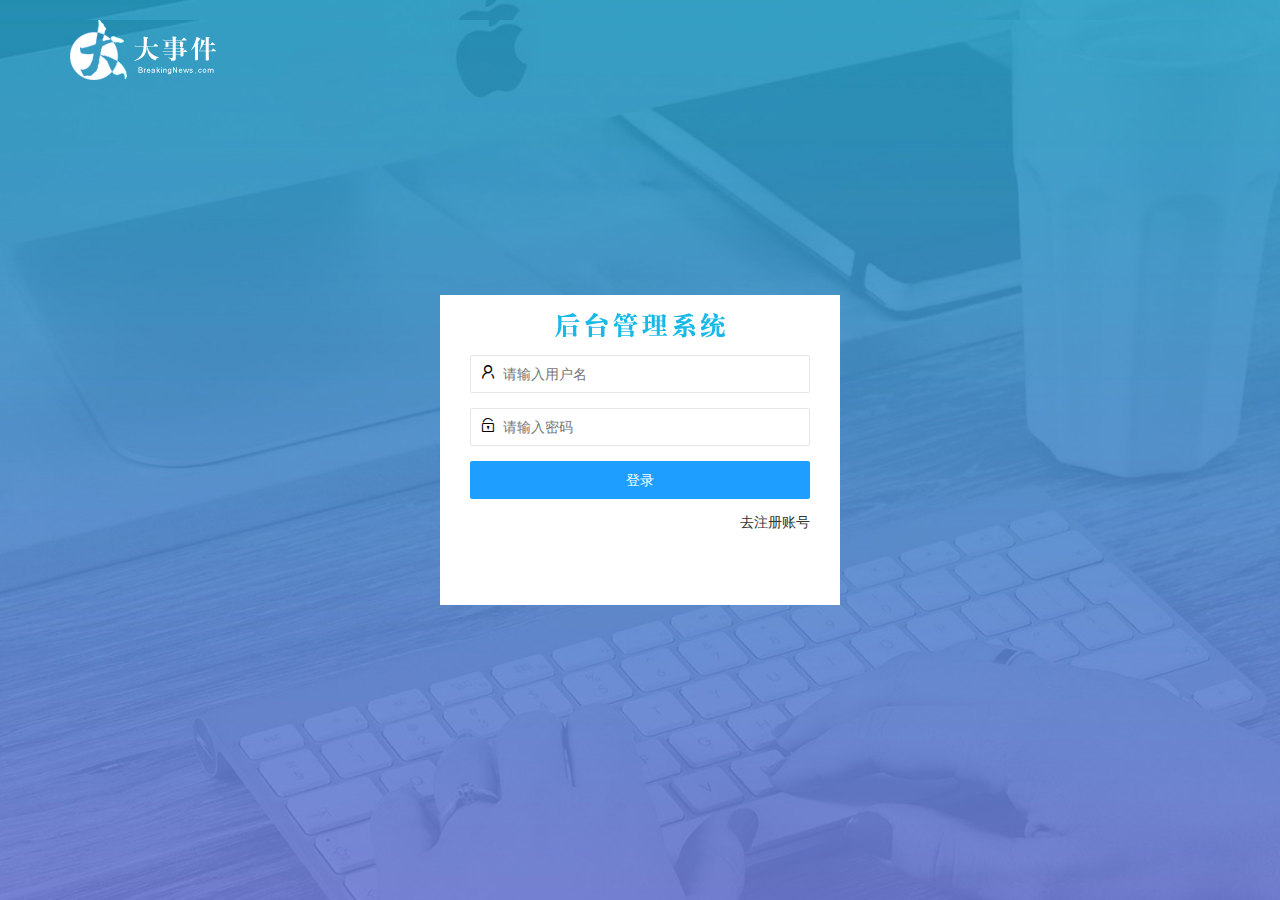
<file: login.html>
<!DOCTYPE html>
<html lang="en">

<head>
    <meta charset="UTF-8">
    <meta http-equiv="X-UA-Compatible" content="IE=edge">
    <meta name="viewport" content="width=device-width, initial-scale=1.0">
    <title>大事件-登录-注册</title>
    <link rel="stylesheet" href="./assets/css/login.css">
    <link rel="stylesheet" href="./assets/lib/layui/css/layui.css">

</head>

<body>
    <div class="layui-main">
        <img src="./assets/images/logo.png" alt="">
    </div>

    <div class="loginAndRegBox">
        <div class="title-box"></div>
        <!-- 登录的div -->
        <div class="login-box">
            <form class="layui-form" id="form_login">
                <div class="layui-form-item">
                    <i class="layui-icon layui-icon-username"></i>
                    <input type="text" name="username" required lay-verify="required" placeholder="请输入用户名" autocomplete="off" class="layui-input">
                </div>
                <div class="layui-form-item">
                    <i class="layui-icon layui-icon-password"></i>
                    <input type="password" name="password" required lay-verify="required|pwd" placeholder="请输入密码" autocomplete="off" class="layui-input">
                </div>
                <div class="layui-form-item">
                    <!-- 注意 表单提交按钮和普通按钮的区别 就是 lay-submit属性 -->
                    <button class="layui-btn layui-btn-fluid layui-btn-normal" lay-submit l>登录</button>
                </div>
                <div class="layui-form-item links">
                    <a href="javascript:;" id="link_reg">去注册账号</a>
                </div>
            </form>
        </div>
        <!-- 注册的div -->
        <div class="reg-box">
            <form class="layui-form" id="form_reg">
                <div class="layui-form-item">
                    <i class="layui-icon layui-icon-username"></i>
                    <input type="text" name="username" required lay-verify="required" placeholder="请输入用户名" autocomplete="off" class="layui-input">
                </div>
                <div class="layui-form-item">
                    <i class="layui-icon layui-icon-password"></i>
                    <input type="password" name="password" required lay-verify="required|pwd" placeholder="请输入密码" autocomplete="off" class="layui-input">
                </div>
                <div class="layui-form-item">
                    <i class="layui-icon layui-icon-password"></i>
                    <input type="password" name="repassword" required lay-verify="required|pwd|repwd" placeholder="确认密码" autocomplete="off" class="layui-input">
                </div>
                <div class="layui-form-item">
                    <!-- 注意 表单提交按钮和普通按钮的区别 就是 lay-submit属性 -->
                    <button class="layui-btn layui-btn-fluid layui-btn-normal" lay-submit l>注册</button>
                </div>

                <div class="layui-form-item links">
                    <a href="javascript:;" id="link_login">去登录</a>
                </div>
            </form>
        </div>
    </div>
    <script src="./assets/lib/layui/layui.all.js"></script>
    <script src="./assets/lib/jquery.js"></script>
    <script src="./assets/js/baseAPI.js"></script>
    <script src="./assets/js/login.js"></script>
</body>

</html>
</file>
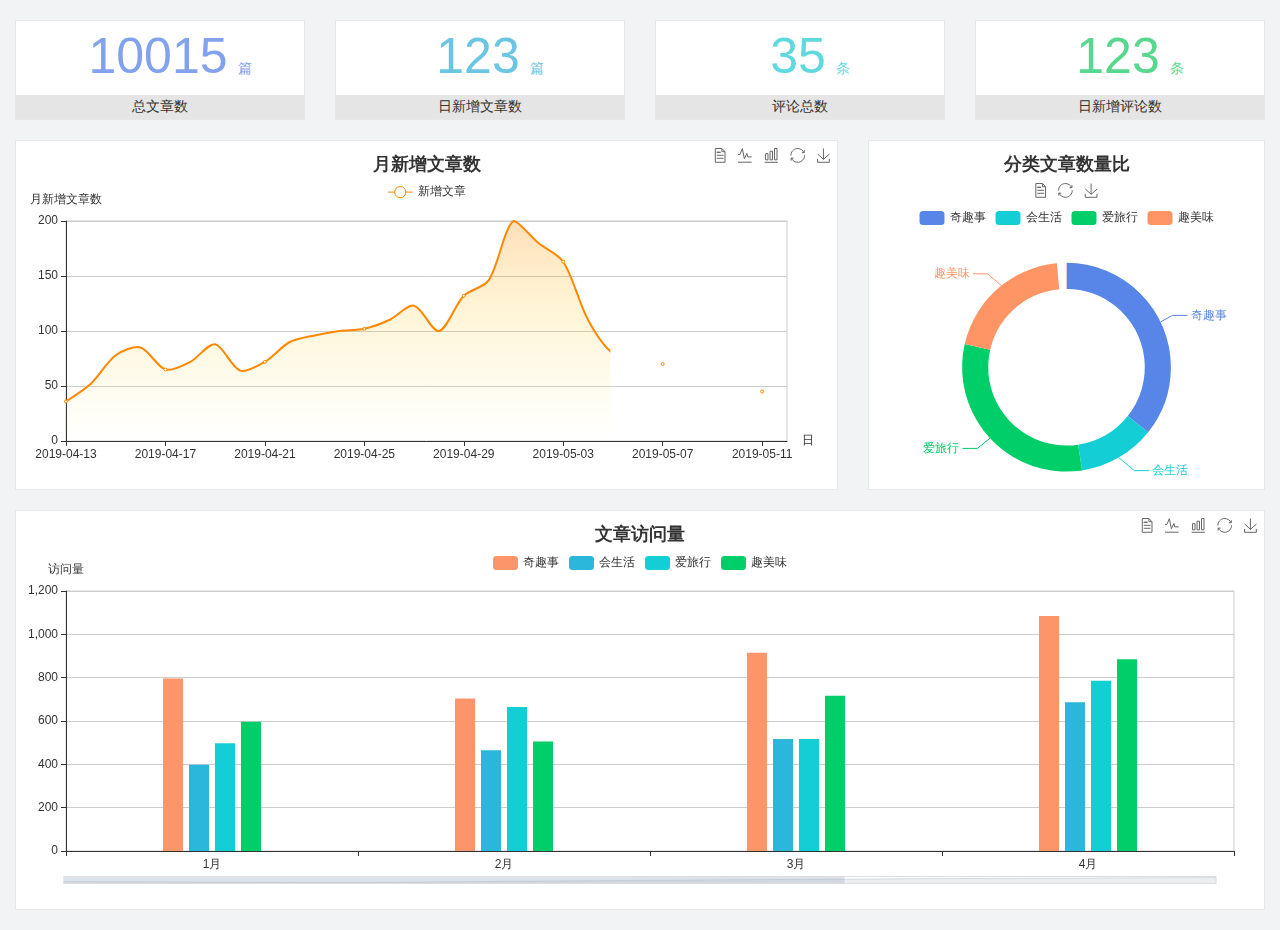
<file: home/dashboard.html>
<!DOCTYPE html>
<html lang="en">

<head>
    <meta charset="UTF-8">
    <meta name="viewport" content="width=device-width, initial-scale=1.0">
    <meta http-equiv="X-UA-Compatible" content="ie=edge">
    <title>图表统计</title>
    <link rel="stylesheet" href="../assets/lib/bootstrap.css" />
    <link rel="stylesheet" href="../assets/lib/main.css" />
    <script src="../assets/lib/jquery.js"></script>
    <script type="text/javascript" src="../assets/lib/echarts.min.js"></script>
</head>

<body>
    <div class="container-fluid">
        <div class="row spannel_list">
            <div class="col-sm-3 col-xs-6">
                <div class="spannel">
                    <em>10015</em><span>篇</span>
                    <b>总文章数</b>
                </div>
            </div>
            <div class="col-sm-3 col-xs-6">
                <div class="spannel scolor01">
                    <em>123</em><span>篇</span>
                    <b>日新增文章数</b>
                </div>
            </div>
            <div class="col-sm-3 col-xs-6">
                <div class="spannel scolor02">
                    <em>35</em><span>条</span>
                    <b>评论总数</b>
                </div>
            </div>
            <div class="col-sm-3 col-xs-6">
                <div class="spannel scolor03">
                    <em>123</em><span>条</span>
                    <b>日新增评论数</b>
                </div>
            </div>
        </div>
    </div>

    <div class="container-fluid">
        <div class="row curve-pie">
            <div class="col-lg-8 col-md-8">
                <div class="gragh_pannel" id="curve_show"></div>
            </div>
            <div class="col-lg-4 col-md-4">
                <div class="gragh_pannel" id="pie_show"></div>
            </div>
        </div>
    </div>

    <div class="container-fluid">
        <div class="column_pannel" id="column_show"></div>
    </div>

    <script>
        var oChart = echarts.init(document.getElementById('curve_show'));
        var aList_all = [{
            'count': 36,
            'date': '2019-04-13'
        }, {
            'count': 52,
            'date': '2019-04-14'
        }, {
            'count': 78,
            'date': '2019-04-15'
        }, {
            'count': 85,
            'date': '2019-04-16'
        }, {
            'count': 65,
            'date': '2019-04-17'
        }, {
            'count': 72,
            'date': '2019-04-18'
        }, {
            'count': 88,
            'date': '2019-04-19'
        }, {
            'count': 64,
            'date': '2019-04-20'
        }, {
            'count': 72,
            'date': '2019-04-21'
        }, {
            'count': 90,
            'date': '2019-04-22'
        }, {
            'count': 96,
            'date': '2019-04-23'
        }, {
            'count': 100,
            'date': '2019-04-24'
        }, {
            'count': 102,
            'date': '2019-04-25'
        }, {
            'count': 110,
            'date': '2019-04-26'
        }, {
            'count': 123,
            'date': '2019-04-27'
        }, {
            'count': 100,
            'date': '2019-04-28'
        }, {
            'count': 132,
            'date': '2019-04-29'
        }, {
            'count': 146,
            'date': '2019-04-30'
        }, {
            'count': 200,
            'date': '2019-05-01'
        }, {
            'count': 180,
            'date': '2019-05-02'
        }, {
            'count': 163,
            'date': '2019-05-03'
        }, {
            'count': 110,
            'date': '2019-05-04'
        }, {
            'count': 80,
            'date': '2019-05-05'
        }, {
            'count': 82,
            'date': '2019-05-06'
        }, {
            'count': 70,
            'date': '2019-05-07'
        }, {
            'count': 65,
            'date': '2019-05-08'
        }, {
            'count': 54,
            'date': '2019-05-09'
        }, {
            'count': 40,
            'date': '2019-05-10'
        }, {
            'count': 45,
            'date': '2019-05-11'
        }, {
            'count': 38,
            'date': '2019-05-12'
        }, ];

        let aCount = [];
        let aDate = [];

        for (var i = 0; i < aList_all.length; i++) {
            aCount.push(aList_all[i].count);
            aDate.push(aList_all[i].date);
        }

        var chartopt = {
            title: {
                text: '月新增文章数',
                left: 'center',
                top: '10'
            },
            tooltip: {
                trigger: 'axis'
            },
            legend: {
                data: ['新增文章'],
                top: '40'
            },
            toolbox: {
                show: true,
                feature: {
                    mark: {
                        show: true
                    },
                    dataView: {
                        show: true,
                        readOnly: false
                    },
                    magicType: {
                        show: true,
                        type: ['line', 'bar']
                    },
                    restore: {
                        show: true
                    },
                    saveAsImage: {
                        show: true
                    }
                }
            },
            calculable: true,
            xAxis: [{
                name: '日',
                type: 'category',
                boundaryGap: false,
                data: aDate
            }],
            yAxis: [{
                name: '月新增文章数',
                type: 'value'
            }],
            series: [{
                name: '新增文章',
                type: 'line',
                smooth: true,
                itemStyle: {
                    normal: {
                        areaStyle: {
                            type: 'default'
                        },
                        color: '#f80'
                    },
                    lineStyle: {
                        color: '#f80'
                    }
                },
                data: aCount
            }],
            areaStyle: {
                normal: {
                    color: new echarts.graphic.LinearGradient(0, 0, 0, 1, [{
                        offset: 0,
                        color: 'rgba(255,136,0,0.39)'
                    }, {
                        offset: .34,
                        color: 'rgba(255,180,0,0.25)'
                    }, {
                        offset: 1,
                        color: 'rgba(255,222,0,0.00)'
                    }])

                }
            },
            grid: {
                show: true,
                x: 50,
                x2: 50,
                y: 80,
                height: 220
            }
        };

        oChart.setOption(chartopt);


        var oPie = echarts.init(document.getElementById('pie_show'));
        var oPieopt = {
            title: {
                top: 10,
                text: '分类文章数量比',
                x: 'center'
            },
            tooltip: {
                trigger: 'item',
                formatter: "{a} <br/>{b} : {c} ({d}%)"
            },
            color: ['#5885e8', '#13cfd5', '#00ce68', '#ff9565'],
            legend: {
                x: 'center',
                top: 65,
                data: ['奇趣事', '会生活', '爱旅行', '趣美味']
            },
            toolbox: {
                show: true,
                x: 'center',
                top: 35,
                feature: {
                    mark: {
                        show: true
                    },
                    dataView: {
                        show: true,
                        readOnly: false
                    },
                    magicType: {
                        show: true,
                        type: ['pie', 'funnel'],
                        option: {
                            funnel: {
                                x: '25%',
                                width: '50%',
                                funnelAlign: 'left',
                                max: 1548
                            }
                        }
                    },
                    restore: {
                        show: true
                    },
                    saveAsImage: {
                        show: true
                    }
                }
            },
            calculable: true,
            series: [{
                name: '访问来源',
                type: 'pie',
                radius: ['45%', '60%'],
                center: ['50%', '65%'],
                data: [{
                    value: 300,
                    name: '奇趣事'
                }, {
                    value: 100,
                    name: '会生活'
                }, {
                    value: 260,
                    name: '爱旅行'
                }, {
                    value: 180,
                    name: '趣美味'
                }]
            }]
        };
        oPie.setOption(oPieopt);



        var oColumn = this.echarts.init(document.getElementById('column_show'));
        var oColumnopt = {
            title: {
                text: '文章访问量',
                left: 'center',
                top: '10'
            },
            tooltip: {
                trigger: 'axis'
            },
            legend: {
                data: ['奇趣事', '会生活', '爱旅行', '趣美味'],
                top: '40'
            },
            toolbox: {
                show: true,
                feature: {
                    mark: {
                        show: true
                    },
                    dataView: {
                        show: true,
                        readOnly: false
                    },
                    magicType: {
                        show: true,
                        type: ['line', 'bar']
                    },
                    restore: {
                        show: true
                    },
                    saveAsImage: {
                        show: true
                    }
                }
            },
            calculable: true,
            xAxis: [{
                type: 'category',
                data: ['1月', '2月', '3月', '4月', '5月']
            }],
            yAxis: [{
                name: '访问量',
                type: 'value'
            }],
            series: [{
                name: '奇趣事',
                type: 'bar',
                barWidth: 20,
                itemStyle: {
                    normal: {
                        areaStyle: {
                            type: 'default'
                        },
                        color: '#fd956a'
                    }
                },
                data: [800, 708, 920, 1090, 1200]
            }, {
                name: '会生活',
                type: 'bar',
                barWidth: 20,
                itemStyle: {
                    normal: {
                        areaStyle: {
                            type: 'default'
                        },
                        color: '#2bb6db'
                    }
                },
                data: [400, 468, 520, 690, 800]
            }, {
                name: '爱旅行',
                type: 'bar',
                barWidth: 20,
                itemStyle: {
                    normal: {
                        areaStyle: {
                            type: 'default'
                        },
                        color: '#13cfd5'
                    }
                },
                data: [500, 668, 520, 790, 900]
            }, {
                name: '趣美味',
                type: 'bar',
                barWidth: 20,
                itemStyle: {
                    normal: {
                        areaStyle: {
                            type: 'default'
                        },
                        color: '#00ce68'
                    }
                },
                data: [600, 508, 720, 890, 1000]
            }],
            grid: {
                show: true,
                x: 50,
                x2: 30,
                y: 80,
                height: 260
            },
            dataZoom: [ //给x轴设置滚动条
                {
                    start: 0, //默认为0
                    end: 100 - 1000 / 31, //默认为100
                    type: 'slider',
                    show: true,
                    xAxisIndex: [0],
                    handleSize: 0, //滑动条的 左右2个滑动条的大小
                    height: 8, //组件高度
                    left: 45, //左边的距离
                    right: 50, //右边的距离
                    bottom: 26, //右边的距离
                    handleColor: '#ddd', //h滑动图标的颜色
                    handleStyle: {
                        borderColor: "#cacaca",
                        borderWidth: "1",
                        shadowBlur: 2,
                        background: "#ddd",
                        shadowColor: "#ddd",
                    }
                }
            ]
        };
        oColumn.setOption(oColumnopt);
    </script>
</body>

</html>
</file>
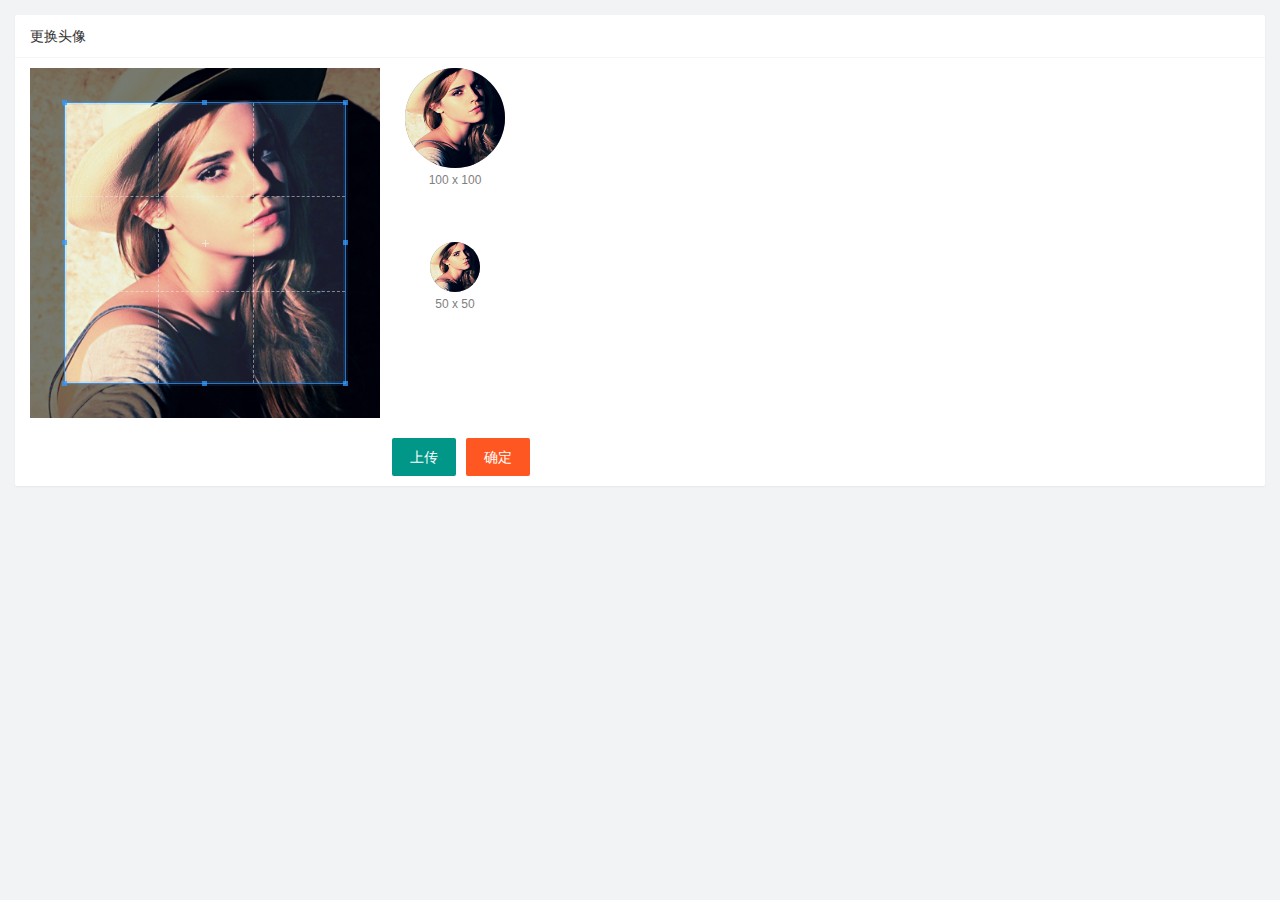
<file: user/user_avatar.html>
<!DOCTYPE html>
<html lang="en">

<head>
    <meta charset="UTF-8">
    <meta http-equiv="X-UA-Compatible" content="IE=edge">
    <meta name="viewport" content="width=device-width, initial-scale=1.0">
    <title>Document</title>
    <link rel="stylesheet" href="../assets/lib/layui/css/layui.css">
    <link rel="stylesheet" href="../assets/lib/cropper/cropper.css">
    <link rel="stylesheet" href="../assets/css/user/user_avatar.css">
</head>

<body>
    <div class="layui-card">
        <div class="layui-card-header">更换头像</div>
        <div class="layui-card-body">
            <!-- 第一行的图片裁剪和预览区域 -->
            <div class="row1">
                <!-- 图片裁剪区域 -->
                <div class="cropper-box">
                    <!-- 这个 img 标签很重要，将来会把它初始化为裁剪区域 -->
                    <img id="image" src="../assets/images/sample.jpg" />
                </div>
                <!-- 图片的预览区域 -->
                <div class="preview-box">
                    <div>
                        <!-- 宽高为 100px 的预览区域 -->
                        <div class="img-preview w100"></div>
                        <p class="size">100 x 100</p>
                    </div>
                    <div>
                        <!-- 宽高为 50px 的预览区域 -->
                        <div class="img-preview w50"></div>
                        <p class="size">50 x 50</p>
                    </div>
                </div>
            </div>

            <!-- 第二行的按钮区域 -->
            <div class="row2">
                <!-- 通过accept 属性 可以指定 运行用户选择什么类型的文件 -->
                <input type="file" id="file" accept="image/png,image/jpeg">
                <button type="button" class="layui-btn" id="btnChooseImage">上传</button>
                <button type="button" class="layui-btn layui-btn-danger" id="btnUpload">确定</button>
            </div>
        </div>
    </div>

    <script src="../assets/lib/layui/layui.all.js"></script>
    <script src="../assets/lib/jquery.js"></script>
    <script src="../assets/lib/cropper/Cropper.js"></script>
    <script src="../assets/lib/cropper/jquery-cropper.js"></script>
    <script src="../assets/js/baseAPI.js"></script>
    <script src="../assets/js/user/user_avatar.js"></script>
</body>

</html>
</file>
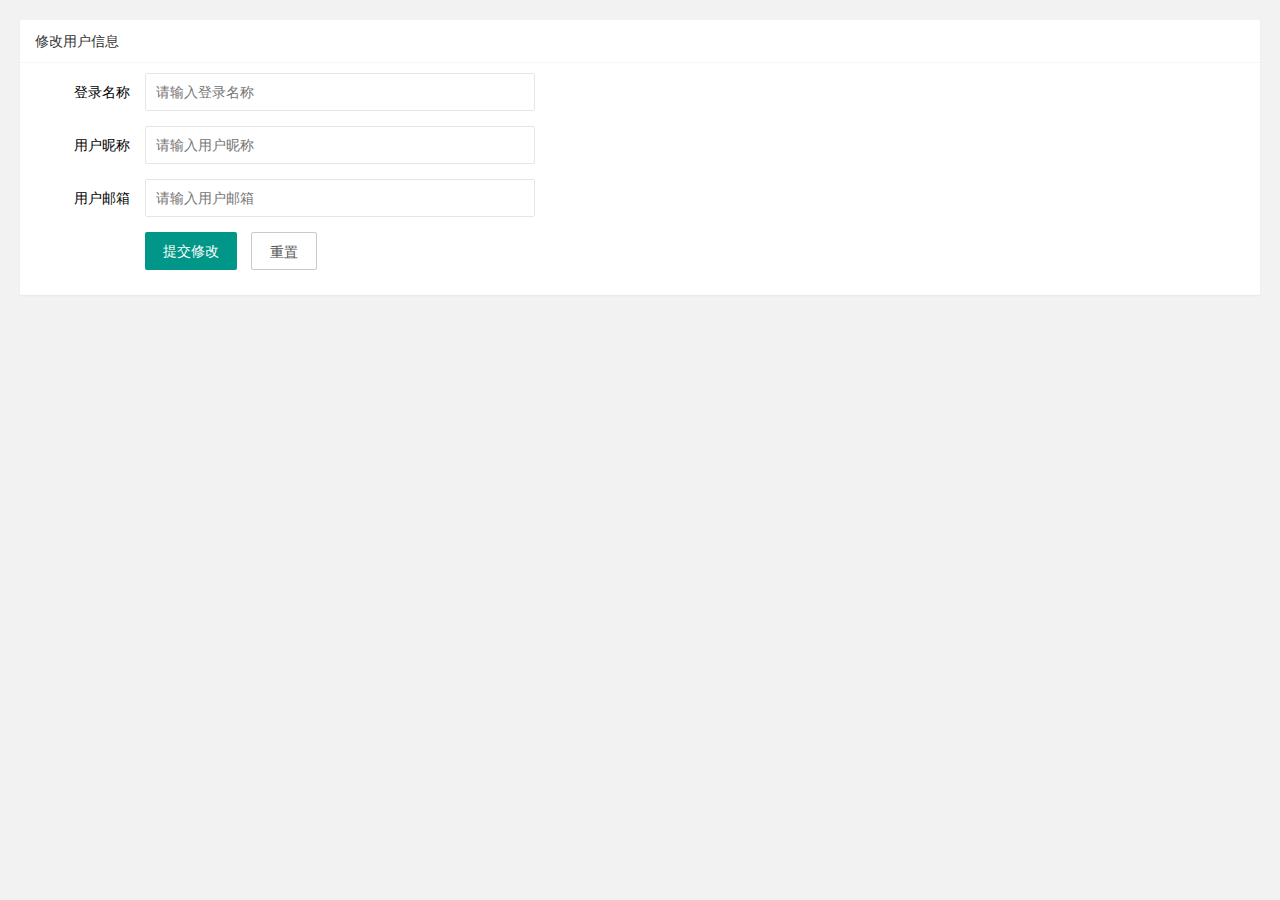
<file: user/user_info.html>
<!DOCTYPE html>
<html lang="en">

<head>
    <meta charset="UTF-8">
    <meta http-equiv="X-UA-Compatible" content="IE=edge">
    <meta name="viewport" content="width=device-width, initial-scale=1.0">
    <title>Document</title>
    <link rel="stylesheet" href="../assets/lib/layui/css/layui.css">
    <link rel="stylesheet" href="../assets/css/user/user_info.css">
</head>

<body>
    <div class="layui-card">
        <div class="layui-card-header">修改用户信息</div>
        <div class="layui-card-body">
            <form class="layui-form" lay-filter="formUserInfo">
                <!-- 这是隐藏域 -->
                <input type="hidden" name="id">
                <div class="layui-form-item">
                    <label class="layui-form-label">登录名称</label>
                    <div class="layui-input-block">
                        <input type="text" name="username" required lay-verify="required" placeholder="请输入登录名称" autocomplete="off" class="layui-input" readonly>
                    </div>
                </div>
                <div class="layui-form-item">
                    <label class="layui-form-label">用户昵称</label>
                    <div class="layui-input-block">
                        <input type="text" name="nickname" required lay-verify="required|nickname" placeholder="请输入用户昵称" autocomplete="off" class="layui-input">
                    </div>
                </div>
                <div class="layui-form-item">
                    <label class="layui-form-label">用户邮箱</label>
                    <div class="layui-input-block">
                        <input type="text" name="email" required lay-verify="required|email" placeholder="请输入用户邮箱" autocomplete="off" class="layui-input">
                    </div>
                </div>
                <div class="layui-form-item">
                    <div class="layui-input-block">
                        <button class="layui-btn" lay-submit lay-filter="formDemo">提交修改</button>
                        <button type="reset" class="layui-btn layui-btn-primary" id="btnReset">重置</button>
                    </div>
                </div>
            </form>
        </div>
    </div>
    <script src="../assets/lib/layui/layui.all.js"></script>
    <script src="../assets/lib/jquery.js"></script>
    <script src="../assets/js/baseAPI.js"></script>
    <script src="../assets/js/user/user_info.js"></script>
</body>

</html>
</file>
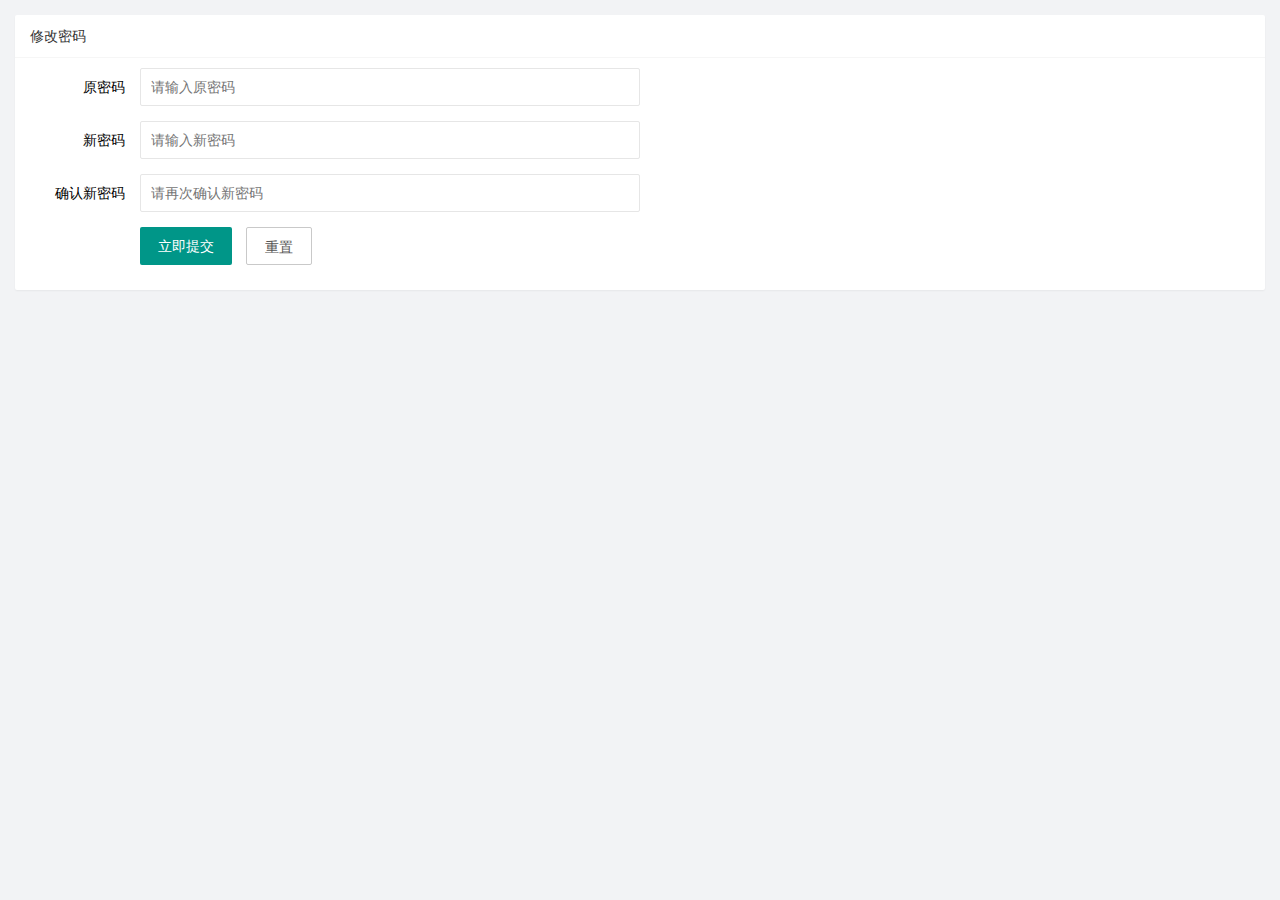
<file: user/user_pwd.html>
<!DOCTYPE html>
<html lang="en">

<head>
    <meta charset="UTF-8">
    <meta http-equiv="X-UA-Compatible" content="IE=edge">
    <meta name="viewport" content="width=device-width, initial-scale=1.0">
    <title>Document</title>
    <link rel="stylesheet" href="../assets/lib/layui/css/layui.css">
    <link rel="stylesheet" href="../assets/css/user/user_pwd.css">
</head>

<body>
    <div class="layui-card">
        <div class="layui-card-header">修改密码</div>
        <div class="layui-card-body">
            <form class="layui-form" action="">
                <div class="layui-form-item">
                    <label class="layui-form-label">原密码</label>
                    <div class="layui-input-block">
                        <input type="password" name="oldPwd" required lay-verify="required|pwd" placeholder="请输入原密码" autocomplete="off" class="layui-input">
                    </div>
                </div>
                <div class="layui-form-item">
                    <label class="layui-form-label">新密码</label>
                    <div class="layui-input-block">
                        <input type="password" name="newPwd" required lay-verify="required|pwd|samePwd" placeholder="请输入新密码" autocomplete="off" class="layui-input">
                    </div>
                </div>
                <div class="layui-form-item">
                    <label class="layui-form-label">确认新密码</label>
                    <div class="layui-input-block">
                        <input type="password" name="rePwd" required lay-verify="required|pwd|rePwd" placeholder="请再次确认新密码" autocomplete="off" class="layui-input">
                    </div>
                </div>
                <div class="layui-form-item">
                    <div class="layui-input-block">
                        <button class="layui-btn" lay-submit lay-filter="formDemo">立即提交</button>
                        <button type="reset" class="layui-btn layui-btn-primary">重置</button>
                    </div>
                </div>
            </form>
        </div>
    </div>
    <script src="../assets/lib/layui/layui.all.js"></script>
    <script src="../assets/lib/jquery.js"></script>
    <script src="../assets/js/baseAPI.js"></script>
    <script src="../assets/js/user/user_psw.js"></script>
</body>

</html>
</file>
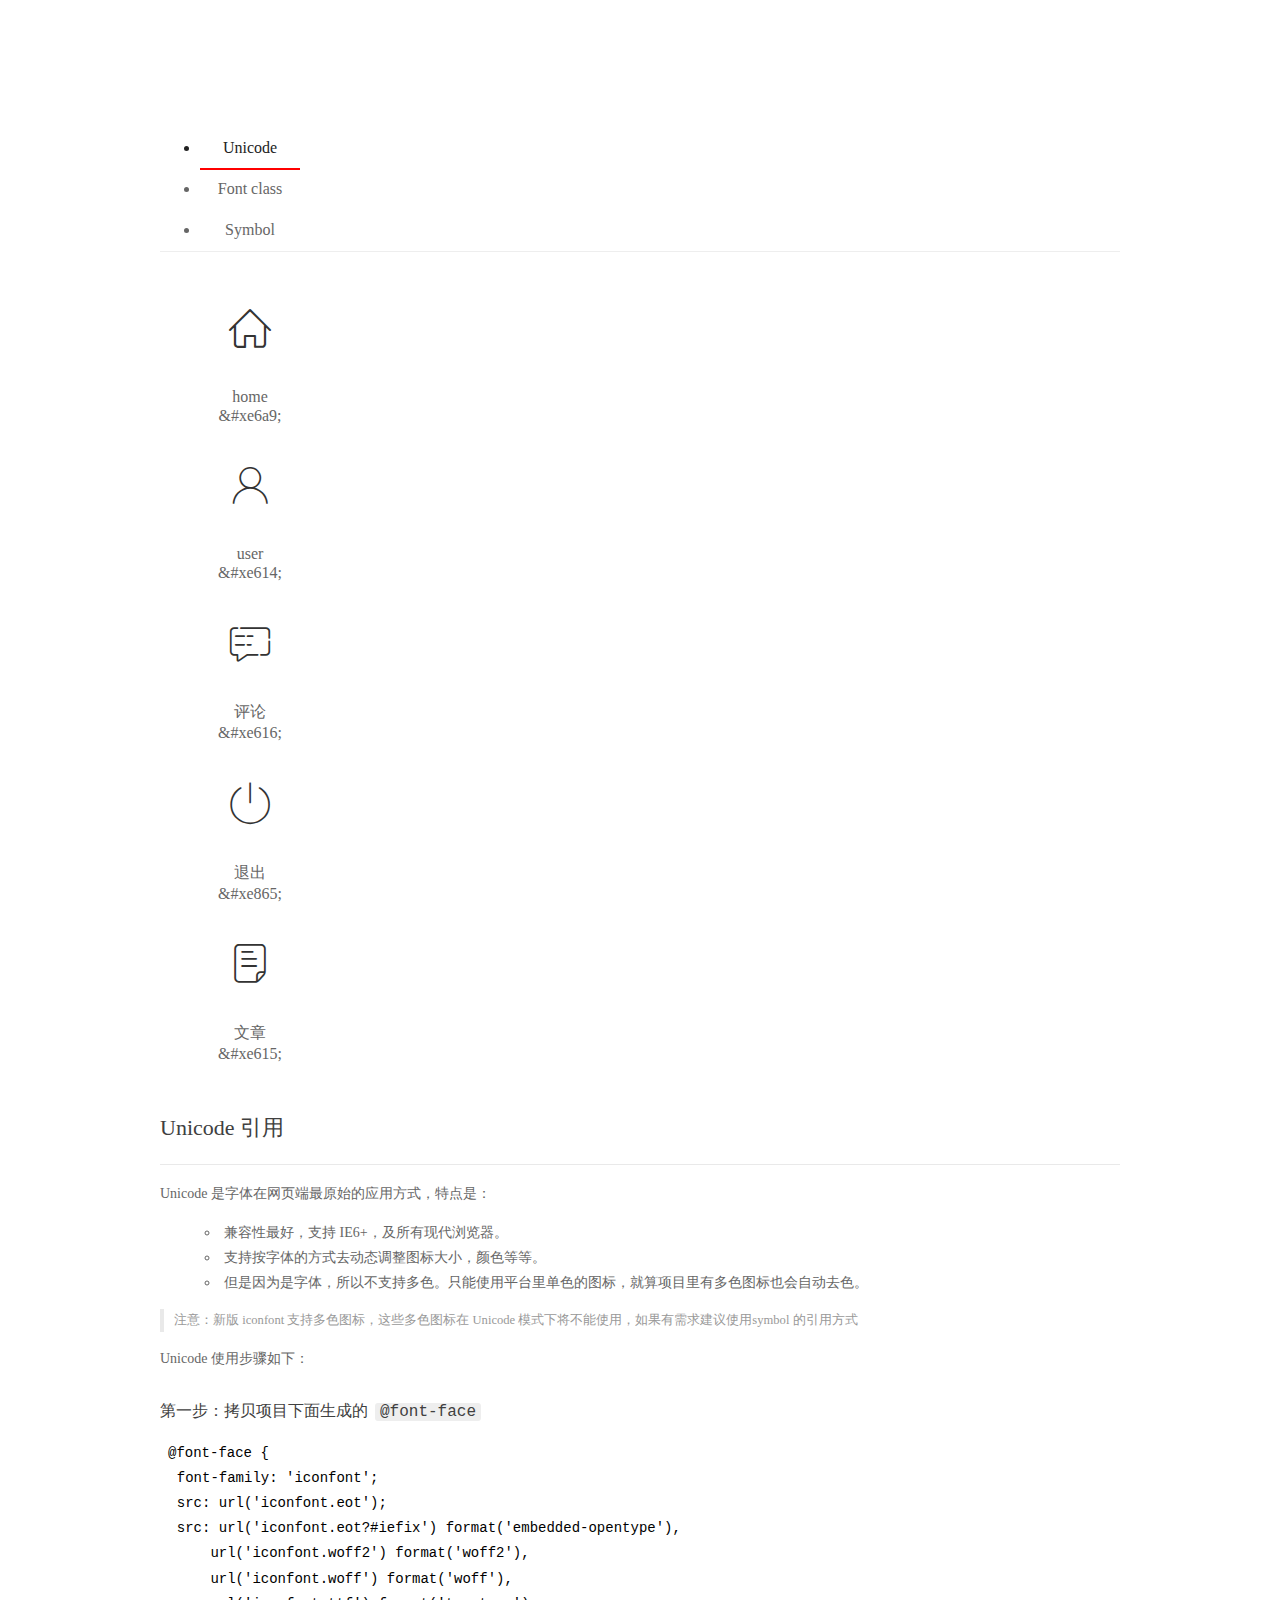
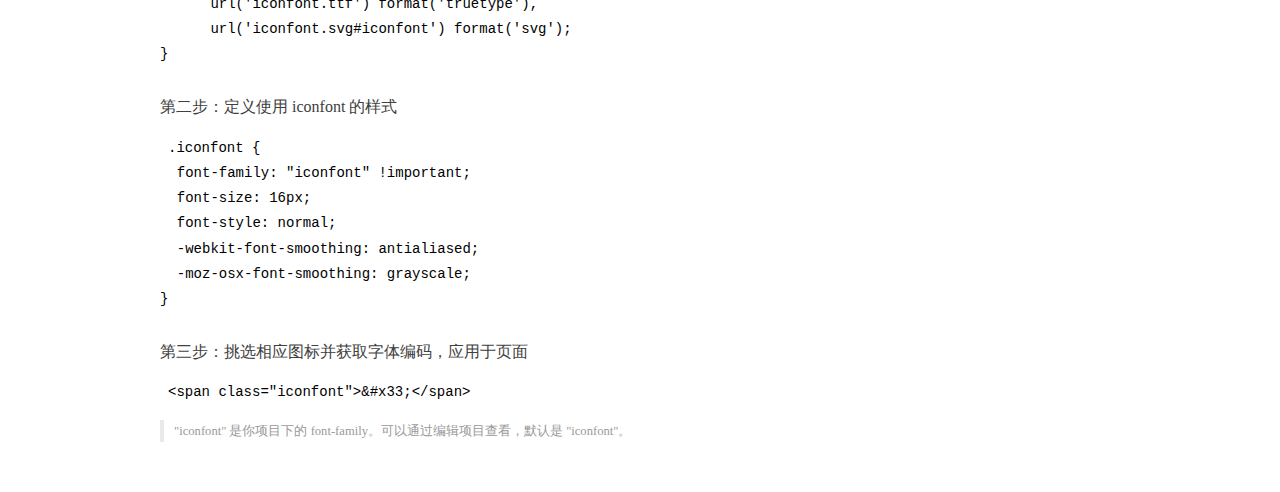
<file: assets/fonts/demo_index.html>
<!DOCTYPE html>
<html>
<head>
  <meta charset="utf-8"/>
  <title>IconFont Demo</title>
  <link rel="shortcut icon" href="https://gtms04.alicdn.com/tps/i4/TB1_oz6GVXXXXaFXpXXJDFnIXXX-64-64.ico" type="image/x-icon"/>
  <link rel="stylesheet" href="https://g.alicdn.com/thx/cube/1.3.2/cube.min.css">
  <link rel="stylesheet" href="demo.css">
  <link rel="stylesheet" href="iconfont.css">
  <script src="iconfont.js"></script>
  <!-- jQuery -->
  <script src="https://a1.alicdn.com/oss/uploads/2018/12/26/7bfddb60-08e8-11e9-9b04-53e73bb6408b.js"></script>
  <!-- 代码高亮 -->
  <script src="https://a1.alicdn.com/oss/uploads/2018/12/26/a3f714d0-08e6-11e9-8a15-ebf944d7534c.js"></script>
</head>
<body>
  <div class="main">
    <h1 class="logo"><a href="https://www.iconfont.cn/" title="iconfont 首页" target="_blank">&#xe86b;</a></h1>
    <div class="nav-tabs">
      <ul id="tabs" class="dib-box">
        <li class="dib active"><span>Unicode</span></li>
        <li class="dib"><span>Font class</span></li>
        <li class="dib"><span>Symbol</span></li>
      </ul>
      
    </div>
    <div class="tab-container">
      <div class="content unicode" style="display: block;">
          <ul class="icon_lists dib-box">
          
            <li class="dib">
              <span class="icon iconfont">&#xe6a9;</span>
                <div class="name">home</div>
                <div class="code-name">&amp;#xe6a9;</div>
              </li>
          
            <li class="dib">
              <span class="icon iconfont">&#xe614;</span>
                <div class="name">user</div>
                <div class="code-name">&amp;#xe614;</div>
              </li>
          
            <li class="dib">
              <span class="icon iconfont">&#xe616;</span>
                <div class="name">评论</div>
                <div class="code-name">&amp;#xe616;</div>
              </li>
          
            <li class="dib">
              <span class="icon iconfont">&#xe865;</span>
                <div class="name">退出</div>
                <div class="code-name">&amp;#xe865;</div>
              </li>
          
            <li class="dib">
              <span class="icon iconfont">&#xe615;</span>
                <div class="name">文章</div>
                <div class="code-name">&amp;#xe615;</div>
              </li>
          
          </ul>
          <div class="article markdown">
          <h2 id="unicode-">Unicode 引用</h2>
          <hr>

          <p>Unicode 是字体在网页端最原始的应用方式，特点是：</p>
          <ul>
            <li>兼容性最好，支持 IE6+，及所有现代浏览器。</li>
            <li>支持按字体的方式去动态调整图标大小，颜色等等。</li>
            <li>但是因为是字体，所以不支持多色。只能使用平台里单色的图标，就算项目里有多色图标也会自动去色。</li>
          </ul>
          <blockquote>
            <p>注意：新版 iconfont 支持多色图标，这些多色图标在 Unicode 模式下将不能使用，如果有需求建议使用symbol 的引用方式</p>
          </blockquote>
          <p>Unicode 使用步骤如下：</p>
          <h3 id="-font-face">第一步：拷贝项目下面生成的 <code>@font-face</code></h3>
<pre><code class="language-css"
>@font-face {
  font-family: 'iconfont';
  src: url('iconfont.eot');
  src: url('iconfont.eot?#iefix') format('embedded-opentype'),
      url('iconfont.woff2') format('woff2'),
      url('iconfont.woff') format('woff'),
      url('iconfont.ttf') format('truetype'),
      url('iconfont.svg#iconfont') format('svg');
}
</code></pre>
          <h3 id="-iconfont-">第二步：定义使用 iconfont 的样式</h3>
<pre><code class="language-css"
>.iconfont {
  font-family: "iconfont" !important;
  font-size: 16px;
  font-style: normal;
  -webkit-font-smoothing: antialiased;
  -moz-osx-font-smoothing: grayscale;
}
</code></pre>
          <h3 id="-">第三步：挑选相应图标并获取字体编码，应用于页面</h3>
<pre>
<code class="language-html"
>&lt;span class="iconfont"&gt;&amp;#x33;&lt;/span&gt;
</code></pre>
          <blockquote>
            <p>"iconfont" 是你项目下的 font-family。可以通过编辑项目查看，默认是 "iconfont"。</p>
          </blockquote>
          </div>
      </div>
      <div class="content font-class">
        <ul class="icon_lists dib-box">
          
          <li class="dib">
            <span class="icon iconfont icon-home"></span>
            <div class="name">
              home
            </div>
            <div class="code-name">.icon-home
            </div>
          </li>
          
          <li class="dib">
            <span class="icon iconfont icon-user"></span>
            <div class="name">
              user
            </div>
            <div class="code-name">.icon-user
            </div>
          </li>
          
          <li class="dib">
            <span class="icon iconfont icon-pinglun"></span>
            <div class="name">
              评论
            </div>
            <div class="code-name">.icon-pinglun
            </div>
          </li>
          
          <li class="dib">
            <span class="icon iconfont icon-tuichu"></span>
            <div class="name">
              退出
            </div>
            <div class="code-name">.icon-tuichu
            </div>
          </li>
          
          <li class="dib">
            <span class="icon iconfont icon-16"></span>
            <div class="name">
              文章
            </div>
            <div class="code-name">.icon-16
            </div>
          </li>
          
        </ul>
        <div class="article markdown">
        <h2 id="font-class-">font-class 引用</h2>
        <hr>

        <p>font-class 是 Unicode 使用方式的一种变种，主要是解决 Unicode 书写不直观，语意不明确的问题。</p>
        <p>与 Unicode 使用方式相比，具有如下特点：</p>
        <ul>
          <li>兼容性良好，支持 IE8+，及所有现代浏览器。</li>
          <li>相比于 Unicode 语意明确，书写更直观。可以很容易分辨这个 icon 是什么。</li>
          <li>因为使用 class 来定义图标，所以当要替换图标时，只需要修改 class 里面的 Unicode 引用。</li>
          <li>不过因为本质上还是使用的字体，所以多色图标还是不支持的。</li>
        </ul>
        <p>使用步骤如下：</p>
        <h3 id="-fontclass-">第一步：引入项目下面生成的 fontclass 代码：</h3>
<pre><code class="language-html">&lt;link rel="stylesheet" href="./iconfont.css"&gt;
</code></pre>
        <h3 id="-">第二步：挑选相应图标并获取类名，应用于页面：</h3>
<pre><code class="language-html">&lt;span class="iconfont icon-xxx"&gt;&lt;/span&gt;
</code></pre>
        <blockquote>
          <p>"
            iconfont" 是你项目下的 font-family。可以通过编辑项目查看，默认是 "iconfont"。</p>
        </blockquote>
      </div>
      </div>
      <div class="content symbol">
          <ul class="icon_lists dib-box">
          
            <li class="dib">
                <svg class="icon svg-icon" aria-hidden="true">
                  <use xlink:href="#icon-home"></use>
                </svg>
                <div class="name">home</div>
                <div class="code-name">#icon-home</div>
            </li>
          
            <li class="dib">
                <svg class="icon svg-icon" aria-hidden="true">
                  <use xlink:href="#icon-user"></use>
                </svg>
                <div class="name">user</div>
                <div class="code-name">#icon-user</div>
            </li>
          
            <li class="dib">
                <svg class="icon svg-icon" aria-hidden="true">
                  <use xlink:href="#icon-pinglun"></use>
                </svg>
                <div class="name">评论</div>
                <div class="code-name">#icon-pinglun</div>
            </li>
          
            <li class="dib">
                <svg class="icon svg-icon" aria-hidden="true">
                  <use xlink:href="#icon-tuichu"></use>
                </svg>
                <div class="name">退出</div>
                <div class="code-name">#icon-tuichu</div>
            </li>
          
            <li class="dib">
                <svg class="icon svg-icon" aria-hidden="true">
                  <use xlink:href="#icon-16"></use>
                </svg>
                <div class="name">文章</div>
                <div class="code-name">#icon-16</div>
            </li>
          
          </ul>
          <div class="article markdown">
          <h2 id="symbol-">Symbol 引用</h2>
          <hr>

          <p>这是一种全新的使用方式，应该说这才是未来的主流，也是平台目前推荐的用法。相关介绍可以参考这篇<a href="">文章</a>
            这种用法其实是做了一个 SVG 的集合，与另外两种相比具有如下特点：</p>
          <ul>
            <li>支持多色图标了，不再受单色限制。</li>
            <li>通过一些技巧，支持像字体那样，通过 <code>font-size</code>, <code>color</code> 来调整样式。</li>
            <li>兼容性较差，支持 IE9+，及现代浏览器。</li>
            <li>浏览器渲染 SVG 的性能一般，还不如 png。</li>
          </ul>
          <p>使用步骤如下：</p>
          <h3 id="-symbol-">第一步：引入项目下面生成的 symbol 代码：</h3>
<pre><code class="language-html">&lt;script src="./iconfont.js"&gt;&lt;/script&gt;
</code></pre>
          <h3 id="-css-">第二步：加入通用 CSS 代码（引入一次就行）：</h3>
<pre><code class="language-html">&lt;style&gt;
.icon {
  width: 1em;
  height: 1em;
  vertical-align: -0.15em;
  fill: currentColor;
  overflow: hidden;
}
&lt;/style&gt;
</code></pre>
          <h3 id="-">第三步：挑选相应图标并获取类名，应用于页面：</h3>
<pre><code class="language-html">&lt;svg class="icon" aria-hidden="true"&gt;
  &lt;use xlink:href="#icon-xxx"&gt;&lt;/use&gt;
&lt;/svg&gt;
</code></pre>
          </div>
      </div>

    </div>
  </div>
  <script>
  $(document).ready(function () {
      $('.tab-container .content:first').show()

      $('#tabs li').click(function (e) {
        var tabContent = $('.tab-container .content')
        var index = $(this).index()

        if ($(this).hasClass('active')) {
          return
        } else {
          $('#tabs li').removeClass('active')
          $(this).addClass('active')

          tabContent.hide().eq(index).fadeIn()
        }
      })
    })
  </script>
</body>
</html>
</file>
<file: assets/css/login.css>
html,
body {
    margin: 0;
    padding: 0;
    height: 100%;
    width: 100%;
    background: url('../images/login_bg.jpg') no-repeat center;
    background-size: cover;
    padding-top: 20px;
    box-sizing: border-box;
}

.loginAndRegBox {
    width: 400px;
    height: 310px;
    background-color: #fff;
    position: absolute;
    top: 50%;
    left: 50%;
    transform: translate(-50%, -50%);
}

.title-box {
    height: 60px;
    background: url('../images/login_title.png')no-repeat center;
}

.reg-box {
    display: none;
}

.layui-form {
    padding: 0 30px;
}

.links {
    display: flex;
    justify-content: flex-end;
}

.layui-form-item {
    position: relative;
}

.layui-form-item i {
    position: absolute;
    top: 9px;
    left: 10px;
}

.layui-form-item .layui-input {
    padding: 0 32px;
}
</file>
<file: assets/lib/layui/css/layui.css>
/** layui-v2.5.5 MIT License By https://www.layui.com */
 .layui-inline,img{display:inline-block;vertical-align:middle}h1,h2,h3,h4,h5,h6{font-weight:400}.layui-edge,.layui-header,.layui-inline,.layui-main{position:relative}.layui-body,.layui-edge,.layui-elip{overflow:hidden}.layui-btn,.layui-edge,.layui-inline,img{vertical-align:middle}.layui-btn,.layui-disabled,.layui-icon,.layui-unselect{-moz-user-select:none;-webkit-user-select:none;-ms-user-select:none}.layui-elip,.layui-form-checkbox span,.layui-form-pane .layui-form-label{text-overflow:ellipsis;white-space:nowrap}.layui-breadcrumb,.layui-tree-btnGroup{visibility:hidden}blockquote,body,button,dd,div,dl,dt,form,h1,h2,h3,h4,h5,h6,input,li,ol,p,pre,td,textarea,th,ul{margin:0;padding:0;-webkit-tap-highlight-color:rgba(0,0,0,0)}a:active,a:hover{outline:0}img{border:none}li{list-style:none}table{border-collapse:collapse;border-spacing:0}h4,h5,h6{font-size:100%}button,input,optgroup,option,select,textarea{font-family:inherit;font-size:inherit;font-style:inherit;font-weight:inherit;outline:0}pre{white-space:pre-wrap;white-space:-moz-pre-wrap;white-space:-pre-wrap;white-space:-o-pre-wrap;word-wrap:break-word}body{line-height:24px;font:14px Helvetica Neue,Helvetica,PingFang SC,Tahoma,Arial,sans-serif}hr{height:1px;margin:10px 0;border:0;clear:both}a{color:#333;text-decoration:none}a:hover{color:#777}a cite{font-style:normal;*cursor:pointer}.layui-border-box,.layui-border-box *{box-sizing:border-box}.layui-box,.layui-box *{box-sizing:content-box}.layui-clear{clear:both;*zoom:1}.layui-clear:after{content:'\20';clear:both;*zoom:1;display:block;height:0}.layui-inline{*display:inline;*zoom:1}.layui-edge{display:inline-block;width:0;height:0;border-width:6px;border-style:dashed;border-color:transparent}.layui-edge-top{top:-4px;border-bottom-color:#999;border-bottom-style:solid}.layui-edge-right{border-left-color:#999;border-left-style:solid}.layui-edge-bottom{top:2px;border-top-color:#999;border-top-style:solid}.layui-edge-left{border-right-color:#999;border-right-style:solid}.layui-disabled,.layui-disabled:hover{color:#d2d2d2!important;cursor:not-allowed!important}.layui-circle{border-radius:100%}.layui-show{display:block!important}.layui-hide{display:none!important}@font-face{font-family:layui-icon;src:url(../font/iconfont.eot?v=250);src:url(../font/iconfont.eot?v=250#iefix) format('embedded-opentype'),url(../font/iconfont.woff2?v=250) format('woff2'),url(../font/iconfont.woff?v=250) format('woff'),url(../font/iconfont.ttf?v=250) format('truetype'),url(../font/iconfont.svg?v=250#layui-icon) format('svg')}.layui-icon{font-family:layui-icon!important;font-size:16px;font-style:normal;-webkit-font-smoothing:antialiased;-moz-osx-font-smoothing:grayscale}.layui-icon-reply-fill:before{content:"\e611"}.layui-icon-set-fill:before{content:"\e614"}.layui-icon-menu-fill:before{content:"\e60f"}.layui-icon-search:before{content:"\e615"}.layui-icon-share:before{content:"\e641"}.layui-icon-set-sm:before{content:"\e620"}.layui-icon-engine:before{content:"\e628"}.layui-icon-close:before{content:"\1006"}.layui-icon-close-fill:before{content:"\1007"}.layui-icon-chart-screen:before{content:"\e629"}.layui-icon-star:before{content:"\e600"}.layui-icon-circle-dot:before{content:"\e617"}.layui-icon-chat:before{content:"\e606"}.layui-icon-release:before{content:"\e609"}.layui-icon-list:before{content:"\e60a"}.layui-icon-chart:before{content:"\e62c"}.layui-icon-ok-circle:before{content:"\1005"}.layui-icon-layim-theme:before{content:"\e61b"}.layui-icon-table:before{content:"\e62d"}.layui-icon-right:before{content:"\e602"}.layui-icon-left:before{content:"\e603"}.layui-icon-cart-simple:before{content:"\e698"}.layui-icon-face-cry:before{content:"\e69c"}.layui-icon-face-smile:before{content:"\e6af"}.layui-icon-survey:before{content:"\e6b2"}.layui-icon-tree:before{content:"\e62e"}.layui-icon-upload-circle:before{content:"\e62f"}.layui-icon-add-circle:before{content:"\e61f"}.layui-icon-download-circle:before{content:"\e601"}.layui-icon-templeate-1:before{content:"\e630"}.layui-icon-util:before{content:"\e631"}.layui-icon-face-surprised:before{content:"\e664"}.layui-icon-edit:before{content:"\e642"}.layui-icon-speaker:before{content:"\e645"}.layui-icon-down:before{content:"\e61a"}.layui-icon-file:before{content:"\e621"}.layui-icon-layouts:before{content:"\e632"}.layui-icon-rate-half:before{content:"\e6c9"}.layui-icon-add-circle-fine:before{content:"\e608"}.layui-icon-prev-circle:before{content:"\e633"}.layui-icon-read:before{content:"\e705"}.layui-icon-404:before{content:"\e61c"}.layui-icon-carousel:before{content:"\e634"}.layui-icon-help:before{content:"\e607"}.layui-icon-code-circle:before{content:"\e635"}.layui-icon-water:before{content:"\e636"}.layui-icon-username:before{content:"\e66f"}.layui-icon-find-fill:before{content:"\e670"}.layui-icon-about:before{content:"\e60b"}.layui-icon-location:before{content:"\e715"}.layui-icon-up:before{content:"\e619"}.layui-icon-pause:before{content:"\e651"}.layui-icon-date:before{content:"\e637"}.layui-icon-layim-uploadfile:before{content:"\e61d"}.layui-icon-delete:before{content:"\e640"}.layui-icon-play:before{content:"\e652"}.layui-icon-top:before{content:"\e604"}.layui-icon-friends:before{content:"\e612"}.layui-icon-refresh-3:before{content:"\e9aa"}.layui-icon-ok:before{content:"\e605"}.layui-icon-layer:before{content:"\e638"}.layui-icon-face-smile-fine:before{content:"\e60c"}.layui-icon-dollar:before{content:"\e659"}.layui-icon-group:before{content:"\e613"}.layui-icon-layim-download:before{content:"\e61e"}.layui-icon-picture-fine:before{content:"\e60d"}.layui-icon-link:before{content:"\e64c"}.layui-icon-diamond:before{content:"\e735"}.layui-icon-log:before{content:"\e60e"}.layui-icon-rate-solid:before{content:"\e67a"}.layui-icon-fonts-del:before{content:"\e64f"}.layui-icon-unlink:before{content:"\e64d"}.layui-icon-fonts-clear:before{content:"\e639"}.layui-icon-triangle-r:before{content:"\e623"}.layui-icon-circle:before{content:"\e63f"}.layui-icon-radio:before{content:"\e643"}.layui-icon-align-center:before{content:"\e647"}.layui-icon-align-right:before{content:"\e648"}.layui-icon-align-left:before{content:"\e649"}.layui-icon-loading-1:before{content:"\e63e"}.layui-icon-return:before{content:"\e65c"}.layui-icon-fonts-strong:before{content:"\e62b"}.layui-icon-upload:before{content:"\e67c"}.layui-icon-dialogue:before{content:"\e63a"}.layui-icon-video:before{content:"\e6ed"}.layui-icon-headset:before{content:"\e6fc"}.layui-icon-cellphone-fine:before{content:"\e63b"}.layui-icon-add-1:before{content:"\e654"}.layui-icon-face-smile-b:before{content:"\e650"}.layui-icon-fonts-html:before{content:"\e64b"}.layui-icon-form:before{content:"\e63c"}.layui-icon-cart:before{content:"\e657"}.layui-icon-camera-fill:before{content:"\e65d"}.layui-icon-tabs:before{content:"\e62a"}.layui-icon-fonts-code:before{content:"\e64e"}.layui-icon-fire:before{content:"\e756"}.layui-icon-set:before{content:"\e716"}.layui-icon-fonts-u:before{content:"\e646"}.layui-icon-triangle-d:before{content:"\e625"}.layui-icon-tips:before{content:"\e702"}.layui-icon-picture:before{content:"\e64a"}.layui-icon-more-vertical:before{content:"\e671"}.layui-icon-flag:before{content:"\e66c"}.layui-icon-loading:before{content:"\e63d"}.layui-icon-fonts-i:before{content:"\e644"}.layui-icon-refresh-1:before{content:"\e666"}.layui-icon-rmb:before{content:"\e65e"}.layui-icon-home:before{content:"\e68e"}.layui-icon-user:before{content:"\e770"}.layui-icon-notice:before{content:"\e667"}.layui-icon-login-weibo:before{content:"\e675"}.layui-icon-voice:before{content:"\e688"}.layui-icon-upload-drag:before{content:"\e681"}.layui-icon-login-qq:before{content:"\e676"}.layui-icon-snowflake:before{content:"\e6b1"}.layui-icon-file-b:before{content:"\e655"}.layui-icon-template:before{content:"\e663"}.layui-icon-auz:before{content:"\e672"}.layui-icon-console:before{content:"\e665"}.layui-icon-app:before{content:"\e653"}.layui-icon-prev:before{content:"\e65a"}.layui-icon-website:before{content:"\e7ae"}.layui-icon-next:before{content:"\e65b"}.layui-icon-component:before{content:"\e857"}.layui-icon-more:before{content:"\e65f"}.layui-icon-login-wechat:before{content:"\e677"}.layui-icon-shrink-right:before{content:"\e668"}.layui-icon-spread-left:before{content:"\e66b"}.layui-icon-camera:before{content:"\e660"}.layui-icon-note:before{content:"\e66e"}.layui-icon-refresh:before{content:"\e669"}.layui-icon-female:before{content:"\e661"}.layui-icon-male:before{content:"\e662"}.layui-icon-password:before{content:"\e673"}.layui-icon-senior:before{content:"\e674"}.layui-icon-theme:before{content:"\e66a"}.layui-icon-tread:before{content:"\e6c5"}.layui-icon-praise:before{content:"\e6c6"}.layui-icon-star-fill:before{content:"\e658"}.layui-icon-rate:before{content:"\e67b"}.layui-icon-template-1:before{content:"\e656"}.layui-icon-vercode:before{content:"\e679"}.layui-icon-cellphone:before{content:"\e678"}.layui-icon-screen-full:before{content:"\e622"}.layui-icon-screen-restore:before{content:"\e758"}.layui-icon-cols:before{content:"\e610"}.layui-icon-export:before{content:"\e67d"}.layui-icon-print:before{content:"\e66d"}.layui-icon-slider:before{content:"\e714"}.layui-icon-addition:before{content:"\e624"}.layui-icon-subtraction:before{content:"\e67e"}.layui-icon-service:before{content:"\e626"}.layui-icon-transfer:before{content:"\e691"}.layui-main{width:1140px;margin:0 auto}.layui-header{z-index:1000;height:60px}.layui-header a:hover{transition:all .5s;-webkit-transition:all .5s}.layui-side{position:fixed;left:0;top:0;bottom:0;z-index:999;width:200px;overflow-x:hidden}.layui-side-scroll{position:relative;width:220px;height:100%;overflow-x:hidden}.layui-body{position:absolute;left:200px;right:0;top:0;bottom:0;z-index:998;width:auto;overflow-y:auto;box-sizing:border-box}.layui-layout-body{overflow:hidden}.layui-layout-admin .layui-header{background-color:#23262E}.layui-layout-admin .layui-side{top:60px;width:200px;overflow-x:hidden}.layui-layout-admin .layui-body{position:fixed;top:60px;bottom:44px}.layui-layout-admin .layui-main{width:auto;margin:0 15px}.layui-layout-admin .layui-footer{position:fixed;left:200px;right:0;bottom:0;height:44px;line-height:44px;padding:0 15px;background-color:#eee}.layui-layout-admin .layui-logo{position:absolute;left:0;top:0;width:200px;height:100%;line-height:60px;text-align:center;color:#009688;font-size:16px}.layui-layout-admin .layui-header .layui-nav{background:0 0}.layui-layout-left{position:absolute!important;left:200px;top:0}.layui-layout-right{position:absolute!important;right:0;top:0}.layui-container{position:relative;margin:0 auto;padding:0 15px;box-sizing:border-box}.layui-fluid{position:relative;margin:0 auto;padding:0 15px}.layui-row:after,.layui-row:before{content:'';display:block;clear:both}.layui-col-lg1,.layui-col-lg10,.layui-col-lg11,.layui-col-lg12,.layui-col-lg2,.layui-col-lg3,.layui-col-lg4,.layui-col-lg5,.layui-col-lg6,.layui-col-lg7,.layui-col-lg8,.layui-col-lg9,.layui-col-md1,.layui-col-md10,.layui-col-md11,.layui-col-md12,.layui-col-md2,.layui-col-md3,.layui-col-md4,.layui-col-md5,.layui-col-md6,.layui-col-md7,.layui-col-md8,.layui-col-md9,.layui-col-sm1,.layui-col-sm10,.layui-col-sm11,.layui-col-sm12,.layui-col-sm2,.layui-col-sm3,.layui-col-sm4,.layui-col-sm5,.layui-col-sm6,.layui-col-sm7,.layui-col-sm8,.layui-col-sm9,.layui-col-xs1,.layui-col-xs10,.layui-col-xs11,.layui-col-xs12,.layui-col-xs2,.layui-col-xs3,.layui-col-xs4,.layui-col-xs5,.layui-col-xs6,.layui-col-xs7,.layui-col-xs8,.layui-col-xs9{position:relative;display:block;box-sizing:border-box}.layui-col-xs1,.layui-col-xs10,.layui-col-xs11,.layui-col-xs12,.layui-col-xs2,.layui-col-xs3,.layui-col-xs4,.layui-col-xs5,.layui-col-xs6,.layui-col-xs7,.layui-col-xs8,.layui-col-xs9{float:left}.layui-col-xs1{width:8.33333333%}.layui-col-xs2{width:16.66666667%}.layui-col-xs3{width:25%}.layui-col-xs4{width:33.33333333%}.layui-col-xs5{width:41.66666667%}.layui-col-xs6{width:50%}.layui-col-xs7{width:58.33333333%}.layui-col-xs8{width:66.66666667%}.layui-col-xs9{width:75%}.layui-col-xs10{width:83.33333333%}.layui-col-xs11{width:91.66666667%}.layui-col-xs12{width:100%}.layui-col-xs-offset1{margin-left:8.33333333%}.layui-col-xs-offset2{margin-left:16.66666667%}.layui-col-xs-offset3{margin-left:25%}.layui-col-xs-offset4{margin-left:33.33333333%}.layui-col-xs-offset5{margin-left:41.66666667%}.layui-col-xs-offset6{margin-left:50%}.layui-col-xs-offset7{margin-left:58.33333333%}.layui-col-xs-offset8{margin-left:66.66666667%}.layui-col-xs-offset9{margin-left:75%}.layui-col-xs-offset10{margin-left:83.33333333%}.layui-col-xs-offset11{margin-left:91.66666667%}.layui-col-xs-offset12{margin-left:100%}@media screen and (max-width:768px){.layui-hide-xs{display:none!important}.layui-show-xs-block{display:block!important}.layui-show-xs-inline{display:inline!important}.layui-show-xs-inline-block{display:inline-block!important}}@media screen and (min-width:768px){.layui-container{width:750px}.layui-hide-sm{display:none!important}.layui-show-sm-block{display:block!important}.layui-show-sm-inline{display:inline!important}.layui-show-sm-inline-block{display:inline-block!important}.layui-col-sm1,.layui-col-sm10,.layui-col-sm11,.layui-col-sm12,.layui-col-sm2,.layui-col-sm3,.layui-col-sm4,.layui-col-sm5,.layui-col-sm6,.layui-col-sm7,.layui-col-sm8,.layui-col-sm9{float:left}.layui-col-sm1{width:8.33333333%}.layui-col-sm2{width:16.66666667%}.layui-col-sm3{width:25%}.layui-col-sm4{width:33.33333333%}.layui-col-sm5{width:41.66666667%}.layui-col-sm6{width:50%}.layui-col-sm7{width:58.33333333%}.layui-col-sm8{width:66.66666667%}.layui-col-sm9{width:75%}.layui-col-sm10{width:83.33333333%}.layui-col-sm11{width:91.66666667%}.layui-col-sm12{width:100%}.layui-col-sm-offset1{margin-left:8.33333333%}.layui-col-sm-offset2{margin-left:16.66666667%}.layui-col-sm-offset3{margin-left:25%}.layui-col-sm-offset4{margin-left:33.33333333%}.layui-col-sm-offset5{margin-left:41.66666667%}.layui-col-sm-offset6{margin-left:50%}.layui-col-sm-offset7{margin-left:58.33333333%}.layui-col-sm-offset8{margin-left:66.66666667%}.layui-col-sm-offset9{margin-left:75%}.layui-col-sm-offset10{margin-left:83.33333333%}.layui-col-sm-offset11{margin-left:91.66666667%}.layui-col-sm-offset12{margin-left:100%}}@media screen and (min-width:992px){.layui-container{width:970px}.layui-hide-md{display:none!important}.layui-show-md-block{display:block!important}.layui-show-md-inline{display:inline!important}.layui-show-md-inline-block{display:inline-block!important}.layui-col-md1,.layui-col-md10,.layui-col-md11,.layui-col-md12,.layui-col-md2,.layui-col-md3,.layui-col-md4,.layui-col-md5,.layui-col-md6,.layui-col-md7,.layui-col-md8,.layui-col-md9{float:left}.layui-col-md1{width:8.33333333%}.layui-col-md2{width:16.66666667%}.layui-col-md3{width:25%}.layui-col-md4{width:33.33333333%}.layui-col-md5{width:41.66666667%}.layui-col-md6{width:50%}.layui-col-md7{width:58.33333333%}.layui-col-md8{width:66.66666667%}.layui-col-md9{width:75%}.layui-col-md10{width:83.33333333%}.layui-col-md11{width:91.66666667%}.layui-col-md12{width:100%}.layui-col-md-offset1{margin-left:8.33333333%}.layui-col-md-offset2{margin-left:16.66666667%}.layui-col-md-offset3{margin-left:25%}.layui-col-md-offset4{margin-left:33.33333333%}.layui-col-md-offset5{margin-left:41.66666667%}.layui-col-md-offset6{margin-left:50%}.layui-col-md-offset7{margin-left:58.33333333%}.layui-col-md-offset8{margin-left:66.66666667%}.layui-col-md-offset9{margin-left:75%}.layui-col-md-offset10{margin-left:83.33333333%}.layui-col-md-offset11{margin-left:91.66666667%}.layui-col-md-offset12{margin-left:100%}}@media screen and (min-width:1200px){.layui-container{width:1170px}.layui-hide-lg{display:none!important}.layui-show-lg-block{display:block!important}.layui-show-lg-inline{display:inline!important}.layui-show-lg-inline-block{display:inline-block!important}.layui-col-lg1,.layui-col-lg10,.layui-col-lg11,.layui-col-lg12,.layui-col-lg2,.layui-col-lg3,.layui-col-lg4,.layui-col-lg5,.layui-col-lg6,.layui-col-lg7,.layui-col-lg8,.layui-col-lg9{float:left}.layui-col-lg1{width:8.33333333%}.layui-col-lg2{width:16.66666667%}.layui-col-lg3{width:25%}.layui-col-lg4{width:33.33333333%}.layui-col-lg5{width:41.66666667%}.layui-col-lg6{width:50%}.layui-col-lg7{width:58.33333333%}.layui-col-lg8{width:66.66666667%}.layui-col-lg9{width:75%}.layui-col-lg10{width:83.33333333%}.layui-col-lg11{width:91.66666667%}.layui-col-lg12{width:100%}.layui-col-lg-offset1{margin-left:8.33333333%}.layui-col-lg-offset2{margin-left:16.66666667%}.layui-col-lg-offset3{margin-left:25%}.layui-col-lg-offset4{margin-left:33.33333333%}.layui-col-lg-offset5{margin-left:41.66666667%}.layui-col-lg-offset6{margin-left:50%}.layui-col-lg-offset7{margin-left:58.33333333%}.layui-col-lg-offset8{margin-left:66.66666667%}.layui-col-lg-offset9{margin-left:75%}.layui-col-lg-offset10{margin-left:83.33333333%}.layui-col-lg-offset11{margin-left:91.66666667%}.layui-col-lg-offset12{margin-left:100%}}.layui-col-space1{margin:-.5px}.layui-col-space1>*{padding:.5px}.layui-col-space3{margin:-1.5px}.layui-col-space3>*{padding:1.5px}.layui-col-space5{margin:-2.5px}.layui-col-space5>*{padding:2.5px}.layui-col-space8{margin:-3.5px}.layui-col-space8>*{padding:3.5px}.layui-col-space10{margin:-5px}.layui-col-space10>*{padding:5px}.layui-col-space12{margin:-6px}.layui-col-space12>*{padding:6px}.layui-col-space15{margin:-7.5px}.layui-col-space15>*{padding:7.5px}.layui-col-space18{margin:-9px}.layui-col-space18>*{padding:9px}.layui-col-space20{margin:-10px}.layui-col-space20>*{padding:10px}.layui-col-space22{margin:-11px}.layui-col-space22>*{padding:11px}.layui-col-space25{margin:-12.5px}.layui-col-space25>*{padding:12.5px}.layui-col-space30{margin:-15px}.layui-col-space30>*{padding:15px}.layui-btn,.layui-input,.layui-select,.layui-textarea,.layui-upload-button{outline:0;-webkit-appearance:none;transition:all .3s;-webkit-transition:all .3s;box-sizing:border-box}.layui-elem-quote{margin-bottom:10px;padding:15px;line-height:22px;border-left:5px solid #009688;border-radius:0 2px 2px 0;background-color:#f2f2f2}.layui-quote-nm{border-style:solid;border-width:1px 1px 1px 5px;background:0 0}.layui-elem-field{margin-bottom:10px;padding:0;border-width:1px;border-style:solid}.layui-elem-field legend{margin-left:20px;padding:0 10px;font-size:20px;font-weight:300}.layui-field-title{margin:10px 0 20px;border-width:1px 0 0}.layui-field-box{padding:10px 15px}.layui-field-title .layui-field-box{padding:10px 0}.layui-progress{position:relative;height:6px;border-radius:20px;background-color:#e2e2e2}.layui-progress-bar{position:absolute;left:0;top:0;width:0;max-width:100%;height:6px;border-radius:20px;text-align:right;background-color:#5FB878;transition:all .3s;-webkit-transition:all .3s}.layui-progress-big,.layui-progress-big .layui-progress-bar{height:18px;line-height:18px}.layui-progress-text{position:relative;top:-20px;line-height:18px;font-size:12px;color:#666}.layui-progress-big .layui-progress-text{position:static;padding:0 10px;color:#fff}.layui-collapse{border-width:1px;border-style:solid;border-radius:2px}.layui-colla-content,.layui-colla-item{border-top-width:1px;border-top-style:solid}.layui-colla-item:first-child{border-top:none}.layui-colla-title{position:relative;height:42px;line-height:42px;padding:0 15px 0 35px;color:#333;background-color:#f2f2f2;cursor:pointer;font-size:14px;overflow:hidden}.layui-colla-content{display:none;padding:10px 15px;line-height:22px;color:#666}.layui-colla-icon{position:absolute;left:15px;top:0;font-size:14px}.layui-card{margin-bottom:15px;border-radius:2px;background-color:#fff;box-shadow:0 1px 2px 0 rgba(0,0,0,.05)}.layui-card:last-child{margin-bottom:0}.layui-card-header{position:relative;height:42px;line-height:42px;padding:0 15px;border-bottom:1px solid #f6f6f6;color:#333;border-radius:2px 2px 0 0;font-size:14px}.layui-bg-black,.layui-bg-blue,.layui-bg-cyan,.layui-bg-green,.layui-bg-orange,.layui-bg-red{color:#fff!important}.layui-card-body{position:relative;padding:10px 15px;line-height:24px}.layui-card-body[pad15]{padding:15px}.layui-card-body[pad20]{padding:20px}.layui-card-body .layui-table{margin:5px 0}.layui-card .layui-tab{margin:0}.layui-panel-window{position:relative;padding:15px;border-radius:0;border-top:5px solid #E6E6E6;background-color:#fff}.layui-auxiliar-moving{position:fixed;left:0;right:0;top:0;bottom:0;width:100%;height:100%;background:0 0;z-index:9999999999}.layui-form-label,.layui-form-mid,.layui-form-select,.layui-input-block,.layui-input-inline,.layui-textarea{position:relative}.layui-bg-red{background-color:#FF5722!important}.layui-bg-orange{background-color:#FFB800!important}.layui-bg-green{background-color:#009688!important}.layui-bg-cyan{background-color:#2F4056!important}.layui-bg-blue{background-color:#1E9FFF!important}.layui-bg-black{background-color:#393D49!important}.layui-bg-gray{background-color:#eee!important;color:#666!important}.layui-badge-rim,.layui-colla-content,.layui-colla-item,.layui-collapse,.layui-elem-field,.layui-form-pane .layui-form-item[pane],.layui-form-pane .layui-form-label,.layui-input,.layui-layedit,.layui-layedit-tool,.layui-quote-nm,.layui-select,.layui-tab-bar,.layui-tab-card,.layui-tab-title,.layui-tab-title .layui-this:after,.layui-textarea{border-color:#e6e6e6}.layui-timeline-item:before,hr{background-color:#e6e6e6}.layui-text{line-height:22px;font-size:14px;color:#666}.layui-text h1,.layui-text h2,.layui-text h3{font-weight:500;color:#333}.layui-text h1{font-size:30px}.layui-text h2{font-size:24px}.layui-text h3{font-size:18px}.layui-text a:not(.layui-btn){color:#01AAED}.layui-text a:not(.layui-btn):hover{text-decoration:underline}.layui-text ul{padding:5px 0 5px 15px}.layui-text ul li{margin-top:5px;list-style-type:disc}.layui-text em,.layui-word-aux{color:#999!important;padding:0 5px!important}.layui-btn{display:inline-block;height:38px;line-height:38px;padding:0 18px;background-color:#009688;color:#fff;white-space:nowrap;text-align:center;font-size:14px;border:none;border-radius:2px;cursor:pointer}.layui-btn:hover{opacity:.8;filter:alpha(opacity=80);color:#fff}.layui-btn:active{opacity:1;filter:alpha(opacity=100)}.layui-btn+.layui-btn{margin-left:10px}.layui-btn-container{font-size:0}.layui-btn-container .layui-btn{margin-right:10px;margin-bottom:10px}.layui-btn-container .layui-btn+.layui-btn{margin-left:0}.layui-table .layui-btn-container .layui-btn{margin-bottom:9px}.layui-btn-radius{border-radius:100px}.layui-btn .layui-icon{margin-right:3px;font-size:18px;vertical-align:bottom;vertical-align:middle\9}.layui-btn-primary{border:1px solid #C9C9C9;background-color:#fff;color:#555}.layui-btn-primary:hover{border-color:#009688;color:#333}.layui-btn-normal{background-color:#1E9FFF}.layui-btn-warm{background-color:#FFB800}.layui-btn-danger{background-color:#FF5722}.layui-btn-checked{background-color:#5FB878}.layui-btn-disabled,.layui-btn-disabled:active,.layui-btn-disabled:hover{border:1px solid #e6e6e6;background-color:#FBFBFB;color:#C9C9C9;cursor:not-allowed;opacity:1}.layui-btn-lg{height:44px;line-height:44px;padding:0 25px;font-size:16px}.layui-btn-sm{height:30px;line-height:30px;padding:0 10px;font-size:12px}.layui-btn-sm i{font-size:16px!important}.layui-btn-xs{height:22px;line-height:22px;padding:0 5px;font-size:12px}.layui-btn-xs i{font-size:14px!important}.layui-btn-group{display:inline-block;vertical-align:middle;font-size:0}.layui-btn-group .layui-btn{margin-left:0!important;margin-right:0!important;border-left:1px solid rgba(255,255,255,.5);border-radius:0}.layui-btn-group .layui-btn-primary{border-left:none}.layui-btn-group .layui-btn-primary:hover{border-color:#C9C9C9;color:#009688}.layui-btn-group .layui-btn:first-child{border-left:none;border-radius:2px 0 0 2px}.layui-btn-group .layui-btn-primary:first-child{border-left:1px solid #c9c9c9}.layui-btn-group .layui-btn:last-child{border-radius:0 2px 2px 0}.layui-btn-group .layui-btn+.layui-btn{margin-left:0}.layui-btn-group+.layui-btn-group{margin-left:10px}.layui-btn-fluid{width:100%}.layui-input,.layui-select,.layui-textarea{height:38px;line-height:1.3;line-height:38px\9;border-width:1px;border-style:solid;background-color:#fff;border-radius:2px}.layui-input::-webkit-input-placeholder,.layui-select::-webkit-input-placeholder,.layui-textarea::-webkit-input-placeholder{line-height:1.3}.layui-input,.layui-textarea{display:block;width:100%;padding-left:10px}.layui-input:hover,.layui-textarea:hover{border-color:#D2D2D2!important}.layui-input:focus,.layui-textarea:focus{border-color:#C9C9C9!important}.layui-textarea{min-height:100px;height:auto;line-height:20px;padding:6px 10px;resize:vertical}.layui-select{padding:0 10px}.layui-form input[type=checkbox],.layui-form input[type=radio],.layui-form select{display:none}.layui-form [lay-ignore]{display:initial}.layui-form-item{margin-bottom:15px;clear:both;*zoom:1}.layui-form-item:after{content:'\20';clear:both;*zoom:1;display:block;height:0}.layui-form-label{float:left;display:block;padding:9px 15px;width:80px;font-weight:400;line-height:20px;text-align:right}.layui-form-label-col{display:block;float:none;padding:9px 0;line-height:20px;text-align:left}.layui-form-item .layui-inline{margin-bottom:5px;margin-right:10px}.layui-input-block{margin-left:110px;min-height:36px}.layui-input-inline{display:inline-block;vertical-align:middle}.layui-form-item .layui-input-inline{float:left;width:190px;margin-right:10px}.layui-form-text .layui-input-inline{width:auto}.layui-form-mid{float:left;display:block;padding:9px 0!important;line-height:20px;margin-right:10px}.layui-form-danger+.layui-form-select .layui-input,.layui-form-danger:focus{border-color:#FF5722!important}.layui-form-select .layui-input{padding-right:30px;cursor:pointer}.layui-form-select .layui-edge{position:absolute;right:10px;top:50%;margin-top:-3px;cursor:pointer;border-width:6px;border-top-color:#c2c2c2;border-top-style:solid;transition:all .3s;-webkit-transition:all .3s}.layui-form-select dl{display:none;position:absolute;left:0;top:42px;padding:5px 0;z-index:899;min-width:100%;border:1px solid #d2d2d2;max-height:300px;overflow-y:auto;background-color:#fff;border-radius:2px;box-shadow:0 2px 4px rgba(0,0,0,.12);box-sizing:border-box}.layui-form-select dl dd,.layui-form-select dl dt{padding:0 10px;line-height:36px;white-space:nowrap;overflow:hidden;text-overflow:ellipsis}.layui-form-select dl dt{font-size:12px;color:#999}.layui-form-select dl dd{cursor:pointer}.layui-form-select dl dd:hover{background-color:#f2f2f2;-webkit-transition:.5s all;transition:.5s all}.layui-form-select .layui-select-group dd{padding-left:20px}.layui-form-select dl dd.layui-select-tips{padding-left:10px!important;color:#999}.layui-form-select dl dd.layui-this{background-color:#5FB878;color:#fff}.layui-form-checkbox,.layui-form-select dl dd.layui-disabled{background-color:#fff}.layui-form-selected dl{display:block}.layui-form-checkbox,.layui-form-checkbox *,.layui-form-switch{display:inline-block;vertical-align:middle}.layui-form-selected .layui-edge{margin-top:-9px;-webkit-transform:rotate(180deg);transform:rotate(180deg);margin-top:-3px\9}:root .layui-form-selected .layui-edge{margin-top:-9px\0/IE9}.layui-form-selectup dl{top:auto;bottom:42px}.layui-select-none{margin:5px 0;text-align:center;color:#999}.layui-select-disabled .layui-disabled{border-color:#eee!important}.layui-select-disabled .layui-edge{border-top-color:#d2d2d2}.layui-form-checkbox{position:relative;height:30px;line-height:30px;margin-right:10px;padding-right:30px;cursor:pointer;font-size:0;-webkit-transition:.1s linear;transition:.1s linear;box-sizing:border-box}.layui-form-checkbox span{padding:0 10px;height:100%;font-size:14px;border-radius:2px 0 0 2px;background-color:#d2d2d2;color:#fff;overflow:hidden}.layui-form-checkbox:hover span{background-color:#c2c2c2}.layui-form-checkbox i{position:absolute;right:0;top:0;width:30px;height:28px;border:1px solid #d2d2d2;border-left:none;border-radius:0 2px 2px 0;color:#fff;font-size:20px;text-align:center}.layui-form-checkbox:hover i{border-color:#c2c2c2;color:#c2c2c2}.layui-form-checked,.layui-form-checked:hover{border-color:#5FB878}.layui-form-checked span,.layui-form-checked:hover span{background-color:#5FB878}.layui-form-checked i,.layui-form-checked:hover i{color:#5FB878}.layui-form-item .layui-form-checkbox{margin-top:4px}.layui-form-checkbox[lay-skin=primary]{height:auto!important;line-height:normal!important;min-width:18px;min-height:18px;border:none!important;margin-right:0;padding-left:28px;padding-right:0;background:0 0}.layui-form-checkbox[lay-skin=primary] span{padding-left:0;padding-right:15px;line-height:18px;background:0 0;color:#666}.layui-form-checkbox[lay-skin=primary] i{right:auto;left:0;width:16px;height:16px;line-height:16px;border:1px solid #d2d2d2;font-size:12px;border-radius:2px;background-color:#fff;-webkit-transition:.1s linear;transition:.1s linear}.layui-form-checkbox[lay-skin=primary]:hover i{border-color:#5FB878;color:#fff}.layui-form-checked[lay-skin=primary] i{border-color:#5FB878!important;background-color:#5FB878;color:#fff}.layui-checkbox-disbaled[lay-skin=primary] span{background:0 0!important;color:#c2c2c2}.layui-checkbox-disbaled[lay-skin=primary]:hover i{border-color:#d2d2d2}.layui-form-item .layui-form-checkbox[lay-skin=primary]{margin-top:10px}.layui-form-switch{position:relative;height:22px;line-height:22px;min-width:35px;padding:0 5px;margin-top:8px;border:1px solid #d2d2d2;border-radius:20px;cursor:pointer;background-color:#fff;-webkit-transition:.1s linear;transition:.1s linear}.layui-form-switch i{position:absolute;left:5px;top:3px;width:16px;height:16px;border-radius:20px;background-color:#d2d2d2;-webkit-transition:.1s linear;transition:.1s linear}.layui-form-switch em{position:relative;top:0;width:25px;margin-left:21px;padding:0!important;text-align:center!important;color:#999!important;font-style:normal!important;font-size:12px}.layui-form-onswitch{border-color:#5FB878;background-color:#5FB878}.layui-checkbox-disbaled,.layui-checkbox-disbaled i{border-color:#e2e2e2!important}.layui-form-onswitch i{left:100%;margin-left:-21px;background-color:#fff}.layui-form-onswitch em{margin-left:5px;margin-right:21px;color:#fff!important}.layui-checkbox-disbaled span{background-color:#e2e2e2!important}.layui-checkbox-disbaled:hover i{color:#fff!important}[lay-radio]{display:none}.layui-form-radio,.layui-form-radio *{display:inline-block;vertical-align:middle}.layui-form-radio{line-height:28px;margin:6px 10px 0 0;padding-right:10px;cursor:pointer;font-size:0}.layui-form-radio *{font-size:14px}.layui-form-radio>i{margin-right:8px;font-size:22px;color:#c2c2c2}.layui-form-radio>i:hover,.layui-form-radioed>i{color:#5FB878}.layui-radio-disbaled>i{color:#e2e2e2!important}.layui-form-pane .layui-form-label{width:110px;padding:8px 15px;height:38px;line-height:20px;border-width:1px;border-style:solid;border-radius:2px 0 0 2px;text-align:center;background-color:#FBFBFB;overflow:hidden;box-sizing:border-box}.layui-form-pane .layui-input-inline{margin-left:-1px}.layui-form-pane .layui-input-block{margin-left:110px;left:-1px}.layui-form-pane .layui-input{border-radius:0 2px 2px 0}.layui-form-pane .layui-form-text .layui-form-label{float:none;width:100%;border-radius:2px;box-sizing:border-box;text-align:left}.layui-form-pane .layui-form-text .layui-input-inline{display:block;margin:0;top:-1px;clear:both}.layui-form-pane .layui-form-text .layui-input-block{margin:0;left:0;top:-1px}.layui-form-pane .layui-form-text .layui-textarea{min-height:100px;border-radius:0 0 2px 2px}.layui-form-pane .layui-form-checkbox{margin:4px 0 4px 10px}.layui-form-pane .layui-form-radio,.layui-form-pane .layui-form-switch{margin-top:6px;margin-left:10px}.layui-form-pane .layui-form-item[pane]{position:relative;border-width:1px;border-style:solid}.layui-form-pane .layui-form-item[pane] .layui-form-label{position:absolute;left:0;top:0;height:100%;border-width:0 1px 0 0}.layui-form-pane .layui-form-item[pane] .layui-input-inline{margin-left:110px}@media screen and (max-width:450px){.layui-form-item .layui-form-label{text-overflow:ellipsis;overflow:hidden;white-space:nowrap}.layui-form-item .layui-inline{display:block;margin-right:0;margin-bottom:20px;clear:both}.layui-form-item .layui-inline:after{content:'\20';clear:both;display:block;height:0}.layui-form-item .layui-input-inline{display:block;float:none;left:-3px;width:auto;margin:0 0 10px 112px}.layui-form-item .layui-input-inline+.layui-form-mid{margin-left:110px;top:-5px;padding:0}.layui-form-item .layui-form-checkbox{margin-right:5px;margin-bottom:5px}}.layui-layedit{border-width:1px;border-style:solid;border-radius:2px}.layui-layedit-tool{padding:3px 5px;border-bottom-width:1px;border-bottom-style:solid;font-size:0}.layedit-tool-fixed{position:fixed;top:0;border-top:1px solid #e2e2e2}.layui-layedit-tool .layedit-tool-mid,.layui-layedit-tool .layui-icon{display:inline-block;vertical-align:middle;text-align:center;font-size:14px}.layui-layedit-tool .layui-icon{position:relative;width:32px;height:30px;line-height:30px;margin:3px 5px;color:#777;cursor:pointer;border-radius:2px}.layui-layedit-tool .layui-icon:hover{color:#393D49}.layui-layedit-tool .layui-icon:active{color:#000}.layui-layedit-tool .layedit-tool-active{background-color:#e2e2e2;color:#000}.layui-layedit-tool .layui-disabled,.layui-layedit-tool .layui-disabled:hover{color:#d2d2d2;cursor:not-allowed}.layui-layedit-tool .layedit-tool-mid{width:1px;height:18px;margin:0 10px;background-color:#d2d2d2}.layedit-tool-html{width:50px!important;font-size:30px!important}.layedit-tool-b,.layedit-tool-code,.layedit-tool-help{font-size:16px!important}.layedit-tool-d,.layedit-tool-face,.layedit-tool-image,.layedit-tool-unlink{font-size:18px!important}.layedit-tool-image input{position:absolute;font-size:0;left:0;top:0;width:100%;height:100%;opacity:.01;filter:Alpha(opacity=1);cursor:pointer}.layui-layedit-iframe iframe{display:block;width:100%}#LAY_layedit_code{overflow:hidden}.layui-laypage{display:inline-block;*display:inline;*zoom:1;vertical-align:middle;margin:10px 0;font-size:0}.layui-laypage>a:first-child,.layui-laypage>a:first-child em{border-radius:2px 0 0 2px}.layui-laypage>a:last-child,.layui-laypage>a:last-child em{border-radius:0 2px 2px 0}.layui-laypage>:first-child{margin-left:0!important}.layui-laypage>:last-child{margin-right:0!important}.layui-laypage a,.layui-laypage button,.layui-laypage input,.layui-laypage select,.layui-laypage span{border:1px solid #e2e2e2}.layui-laypage a,.layui-laypage span{display:inline-block;*display:inline;*zoom:1;vertical-align:middle;padding:0 15px;height:28px;line-height:28px;margin:0 -1px 5px 0;background-color:#fff;color:#333;font-size:12px}.layui-flow-more a *,.layui-laypage input,.layui-table-view select[lay-ignore]{display:inline-block}.layui-laypage a:hover{color:#009688}.layui-laypage em{font-style:normal}.layui-laypage .layui-laypage-spr{color:#999;font-weight:700}.layui-laypage a{text-decoration:none}.layui-laypage .layui-laypage-curr{position:relative}.layui-laypage .layui-laypage-curr em{position:relative;color:#fff}.layui-laypage .layui-laypage-curr .layui-laypage-em{position:absolute;left:-1px;top:-1px;padding:1px;width:100%;height:100%;background-color:#009688}.layui-laypage-em{border-radius:2px}.layui-laypage-next em,.layui-laypage-prev em{font-family:Sim sun;font-size:16px}.layui-laypage .layui-laypage-count,.layui-laypage .layui-laypage-limits,.layui-laypage .layui-laypage-refresh,.layui-laypage .layui-laypage-skip{margin-left:10px;margin-right:10px;padding:0;border:none}.layui-laypage .layui-laypage-limits,.layui-laypage .layui-laypage-refresh{vertical-align:top}.layui-laypage .layui-laypage-refresh i{font-size:18px;cursor:pointer}.layui-laypage select{height:22px;padding:3px;border-radius:2px;cursor:pointer}.layui-laypage .layui-laypage-skip{height:30px;line-height:30px;color:#999}.layui-laypage button,.layui-laypage input{height:30px;line-height:30px;border-radius:2px;vertical-align:top;background-color:#fff;box-sizing:border-box}.layui-laypage input{width:40px;margin:0 10px;padding:0 3px;text-align:center}.layui-laypage input:focus,.layui-laypage select:focus{border-color:#009688!important}.layui-laypage button{margin-left:10px;padding:0 10px;cursor:pointer}.layui-table,.layui-table-view{margin:10px 0}.layui-flow-more{margin:10px 0;text-align:center;color:#999;font-size:14px}.layui-flow-more a{height:32px;line-height:32px}.layui-flow-more a *{vertical-align:top}.layui-flow-more a cite{padding:0 20px;border-radius:3px;background-color:#eee;color:#333;font-style:normal}.layui-flow-more a cite:hover{opacity:.8}.layui-flow-more a i{font-size:30px;color:#737383}.layui-table{width:100%;background-color:#fff;color:#666}.layui-table tr{transition:all .3s;-webkit-transition:all .3s}.layui-table th{text-align:left;font-weight:400}.layui-table tbody tr:hover,.layui-table thead tr,.layui-table-click,.layui-table-header,.layui-table-hover,.layui-table-mend,.layui-table-patch,.layui-table-tool,.layui-table-total,.layui-table-total tr,.layui-table[lay-even] tr:nth-child(even){background-color:#f2f2f2}.layui-table td,.layui-table th,.layui-table-col-set,.layui-table-fixed-r,.layui-table-grid-down,.layui-table-header,.layui-table-page,.layui-table-tips-main,.layui-table-tool,.layui-table-total,.layui-table-view,.layui-table[lay-skin=line],.layui-table[lay-skin=row]{border-width:1px;border-style:solid;border-color:#e6e6e6}.layui-table td,.layui-table th{position:relative;padding:9px 15px;min-height:20px;line-height:20px;font-size:14px}.layui-table[lay-skin=line] td,.layui-table[lay-skin=line] th{border-width:0 0 1px}.layui-table[lay-skin=row] td,.layui-table[lay-skin=row] th{border-width:0 1px 0 0}.layui-table[lay-skin=nob] td,.layui-table[lay-skin=nob] th{border:none}.layui-table img{max-width:100px}.layui-table[lay-size=lg] td,.layui-table[lay-size=lg] th{padding:15px 30px}.layui-table-view .layui-table[lay-size=lg] .layui-table-cell{height:40px;line-height:40px}.layui-table[lay-size=sm] td,.layui-table[lay-size=sm] th{font-size:12px;padding:5px 10px}.layui-table-view .layui-table[lay-size=sm] .layui-table-cell{height:20px;line-height:20px}.layui-table[lay-data]{display:none}.layui-table-box{position:relative;overflow:hidden}.layui-table-view .layui-table{position:relative;width:auto;margin:0}.layui-table-view .layui-table[lay-skin=line]{border-width:0 1px 0 0}.layui-table-view .layui-table[lay-skin=row]{border-width:0 0 1px}.layui-table-view .layui-table td,.layui-table-view .layui-table th{padding:5px 0;border-top:none;border-left:none}.layui-table-view .layui-table th.layui-unselect .layui-table-cell span{cursor:pointer}.layui-table-view .layui-table td{cursor:default}.layui-table-view .layui-table td[data-edit=text]{cursor:text}.layui-table-view .layui-form-checkbox[lay-skin=primary] i{width:18px;height:18px}.layui-table-view .layui-form-radio{line-height:0;padding:0}.layui-table-view .layui-form-radio>i{margin:0;font-size:20px}.layui-table-init{position:absolute;left:0;top:0;width:100%;height:100%;text-align:center;z-index:110}.layui-table-init .layui-icon{position:absolute;left:50%;top:50%;margin:-15px 0 0 -15px;font-size:30px;color:#c2c2c2}.layui-table-header{border-width:0 0 1px;overflow:hidden}.layui-table-header .layui-table{margin-bottom:-1px}.layui-table-tool .layui-inline[lay-event]{position:relative;width:26px;height:26px;padding:5px;line-height:16px;margin-right:10px;text-align:center;color:#333;border:1px solid #ccc;cursor:pointer;-webkit-transition:.5s all;transition:.5s all}.layui-table-tool .layui-inline[lay-event]:hover{border:1px solid #999}.layui-table-tool-temp{padding-right:120px}.layui-table-tool-self{position:absolute;right:17px;top:10px}.layui-table-tool .layui-table-tool-self .layui-inline[lay-event]{margin:0 0 0 10px}.layui-table-tool-panel{position:absolute;top:29px;left:-1px;padding:5px 0;min-width:150px;min-height:40px;border:1px solid #d2d2d2;text-align:left;overflow-y:auto;background-color:#fff;box-shadow:0 2px 4px rgba(0,0,0,.12)}.layui-table-cell,.layui-table-tool-panel li{overflow:hidden;text-overflow:ellipsis;white-space:nowrap}.layui-table-tool-panel li{padding:0 10px;line-height:30px;-webkit-transition:.5s all;transition:.5s all}.layui-table-tool-panel li .layui-form-checkbox[lay-skin=primary]{width:100%;padding-left:28px}.layui-table-tool-panel li:hover{background-color:#f2f2f2}.layui-table-tool-panel li .layui-form-checkbox[lay-skin=primary] i{position:absolute;left:0;top:0}.layui-table-tool-panel li .layui-form-checkbox[lay-skin=primary] span{padding:0}.layui-table-tool .layui-table-tool-self .layui-table-tool-panel{left:auto;right:-1px}.layui-table-col-set{position:absolute;right:0;top:0;width:20px;height:100%;border-width:0 0 0 1px;background-color:#fff}.layui-table-sort{width:10px;height:20px;margin-left:5px;cursor:pointer!important}.layui-table-sort .layui-edge{position:absolute;left:5px;border-width:5px}.layui-table-sort .layui-table-sort-asc{top:3px;border-top:none;border-bottom-style:solid;border-bottom-color:#b2b2b2}.layui-table-sort .layui-table-sort-asc:hover{border-bottom-color:#666}.layui-table-sort .layui-table-sort-desc{bottom:5px;border-bottom:none;border-top-style:solid;border-top-color:#b2b2b2}.layui-table-sort .layui-table-sort-desc:hover{border-top-color:#666}.layui-table-sort[lay-sort=asc] .layui-table-sort-asc{border-bottom-color:#000}.layui-table-sort[lay-sort=desc] .layui-table-sort-desc{border-top-color:#000}.layui-table-cell{height:28px;line-height:28px;padding:0 15px;position:relative;box-sizing:border-box}.layui-table-cell .layui-form-checkbox[lay-skin=primary]{top:-1px;padding:0}.layui-table-cell .layui-table-link{color:#01AAED}.laytable-cell-checkbox,.laytable-cell-numbers,.laytable-cell-radio,.laytable-cell-space{padding:0;text-align:center}.layui-table-body{position:relative;overflow:auto;margin-right:-1px;margin-bottom:-1px}.layui-table-body .layui-none{line-height:26px;padding:15px;text-align:center;color:#999}.layui-table-fixed{position:absolute;left:0;top:0;z-index:101}.layui-table-fixed .layui-table-body{overflow:hidden}.layui-table-fixed-l{box-shadow:0 -1px 8px rgba(0,0,0,.08)}.layui-table-fixed-r{left:auto;right:-1px;border-width:0 0 0 1px;box-shadow:-1px 0 8px rgba(0,0,0,.08)}.layui-table-fixed-r .layui-table-header{position:relative;overflow:visible}.layui-table-mend{position:absolute;right:-49px;top:0;height:100%;width:50px}.layui-table-tool{position:relative;z-index:890;width:100%;min-height:50px;line-height:30px;padding:10px 15px;border-width:0 0 1px}.layui-table-tool .layui-btn-container{margin-bottom:-10px}.layui-table-page,.layui-table-total{border-width:1px 0 0;margin-bottom:-1px;overflow:hidden}.layui-table-page{position:relative;width:100%;padding:7px 7px 0;height:41px;font-size:12px;white-space:nowrap}.layui-table-page>div{height:26px}.layui-table-page .layui-laypage{margin:0}.layui-table-page .layui-laypage a,.layui-table-page .layui-laypage span{height:26px;line-height:26px;margin-bottom:10px;border:none;background:0 0}.layui-table-page .layui-laypage a,.layui-table-page .layui-laypage span.layui-laypage-curr{padding:0 12px}.layui-table-page .layui-laypage span{margin-left:0;padding:0}.layui-table-page .layui-laypage .layui-laypage-prev{margin-left:-7px!important}.layui-table-page .layui-laypage .layui-laypage-curr .layui-laypage-em{left:0;top:0;padding:0}.layui-table-page .layui-laypage button,.layui-table-page .layui-laypage input{height:26px;line-height:26px}.layui-table-page .layui-laypage input{width:40px}.layui-table-page .layui-laypage button{padding:0 10px}.layui-table-page select{height:18px}.layui-table-patch .layui-table-cell{padding:0;width:30px}.layui-table-edit{position:absolute;left:0;top:0;width:100%;height:100%;padding:0 14px 1px;border-radius:0;box-shadow:1px 1px 20px rgba(0,0,0,.15)}.layui-table-edit:focus{border-color:#5FB878!important}select.layui-table-edit{padding:0 0 0 10px;border-color:#C9C9C9}.layui-table-view .layui-form-checkbox,.layui-table-view .layui-form-radio,.layui-table-view .layui-form-switch{top:0;margin:0;box-sizing:content-box}.layui-table-view .layui-form-checkbox{top:-1px;height:26px;line-height:26px}.layui-table-view .layui-form-checkbox i{height:26px}.layui-table-grid .layui-table-cell{overflow:visible}.layui-table-grid-down{position:absolute;top:0;right:0;width:26px;height:100%;padding:5px 0;border-width:0 0 0 1px;text-align:center;background-color:#fff;color:#999;cursor:pointer}.layui-table-grid-down .layui-icon{position:absolute;top:50%;left:50%;margin:-8px 0 0 -8px}.layui-table-grid-down:hover{background-color:#fbfbfb}body .layui-table-tips .layui-layer-content{background:0 0;padding:0;box-shadow:0 1px 6px rgba(0,0,0,.12)}.layui-table-tips-main{margin:-44px 0 0 -1px;max-height:150px;padding:8px 15px;font-size:14px;overflow-y:scroll;background-color:#fff;color:#666}.layui-table-tips-c{position:absolute;right:-3px;top:-13px;width:20px;height:20px;padding:3px;cursor:pointer;background-color:#666;border-radius:50%;color:#fff}.layui-table-tips-c:hover{background-color:#777}.layui-table-tips-c:before{position:relative;right:-2px}.layui-upload-file{display:none!important;opacity:.01;filter:Alpha(opacity=1)}.layui-upload-drag,.layui-upload-form,.layui-upload-wrap{display:inline-block}.layui-upload-list{margin:10px 0}.layui-upload-choose{padding:0 10px;color:#999}.layui-upload-drag{position:relative;padding:30px;border:1px dashed #e2e2e2;background-color:#fff;text-align:center;cursor:pointer;color:#999}.layui-upload-drag .layui-icon{font-size:50px;color:#009688}.layui-upload-drag[lay-over]{border-color:#009688}.layui-upload-iframe{position:absolute;width:0;height:0;border:0;visibility:hidden}.layui-upload-wrap{position:relative;vertical-align:middle}.layui-upload-wrap .layui-upload-file{display:block!important;position:absolute;left:0;top:0;z-index:10;font-size:100px;width:100%;height:100%;opacity:.01;filter:Alpha(opacity=1);cursor:pointer}.layui-transfer-active,.layui-transfer-box{display:inline-block;vertical-align:middle}.layui-transfer-box,.layui-transfer-header,.layui-transfer-search{border-width:0;border-style:solid;border-color:#e6e6e6}.layui-transfer-box{position:relative;border-width:1px;width:200px;height:360px;border-radius:2px;background-color:#fff}.layui-transfer-box .layui-form-checkbox{width:100%;margin:0!important}.layui-transfer-header{height:38px;line-height:38px;padding:0 10px;border-bottom-width:1px}.layui-transfer-search{position:relative;padding:10px;border-bottom-width:1px}.layui-transfer-search .layui-input{height:32px;padding-left:30px;font-size:12px}.layui-transfer-search .layui-icon-search{position:absolute;left:20px;top:50%;margin-top:-8px;color:#666}.layui-transfer-active{margin:0 15px}.layui-transfer-active .layui-btn{display:block;margin:0;padding:0 15px;background-color:#5FB878;border-color:#5FB878;color:#fff}.layui-transfer-active .layui-btn-disabled{background-color:#FBFBFB;border-color:#e6e6e6;color:#C9C9C9}.layui-transfer-active .layui-btn:first-child{margin-bottom:15px}.layui-transfer-active .layui-btn .layui-icon{margin:0;font-size:14px!important}.layui-transfer-data{padding:5px 0;overflow:auto}.layui-transfer-data li{height:32px;line-height:32px;padding:0 10px}.layui-transfer-data li:hover{background-color:#f2f2f2;transition:.5s all}.layui-transfer-data .layui-none{padding:15px 10px;text-align:center;color:#999}.layui-nav{position:relative;padding:0 20px;background-color:#393D49;color:#fff;border-radius:2px;font-size:0;box-sizing:border-box}.layui-nav *{font-size:14px}.layui-nav .layui-nav-item{position:relative;display:inline-block;*display:inline;*zoom:1;vertical-align:middle;line-height:60px}.layui-nav .layui-nav-item a{display:block;padding:0 20px;color:#fff;color:rgba(255,255,255,.7);transition:all .3s;-webkit-transition:all .3s}.layui-nav .layui-this:after,.layui-nav-bar,.layui-nav-tree .layui-nav-itemed:after{position:absolute;left:0;top:0;width:0;height:5px;background-color:#5FB878;transition:all .2s;-webkit-transition:all .2s}.layui-nav-bar{z-index:1000}.layui-nav .layui-nav-item a:hover,.layui-nav .layui-this a{color:#fff}.layui-nav .layui-this:after{content:'';top:auto;bottom:0;width:100%}.layui-nav-img{width:30px;height:30px;margin-right:10px;border-radius:50%}.layui-nav .layui-nav-more{content:'';width:0;height:0;border-style:solid dashed dashed;border-color:#fff transparent transparent;overflow:hidden;cursor:pointer;transition:all .2s;-webkit-transition:all .2s;position:absolute;top:50%;right:3px;margin-top:-3px;border-width:6px;border-top-color:rgba(255,255,255,.7)}.layui-nav .layui-nav-mored,.layui-nav-itemed>a .layui-nav-more{margin-top:-9px;border-style:dashed dashed solid;border-color:transparent transparent #fff}.layui-nav-child{display:none;position:absolute;left:0;top:65px;min-width:100%;line-height:36px;padding:5px 0;box-shadow:0 2px 4px rgba(0,0,0,.12);border:1px solid #d2d2d2;background-color:#fff;z-index:100;border-radius:2px;white-space:nowrap}.layui-nav .layui-nav-child a{color:#333}.layui-nav .layui-nav-child a:hover{background-color:#f2f2f2;color:#000}.layui-nav-child dd{position:relative}.layui-nav .layui-nav-child dd.layui-this a,.layui-nav-child dd.layui-this{background-color:#5FB878;color:#fff}.layui-nav-child dd.layui-this:after{display:none}.layui-nav-tree{width:200px;padding:0}.layui-nav-tree .layui-nav-item{display:block;width:100%;line-height:45px}.layui-nav-tree .layui-nav-item a{position:relative;height:45px;line-height:45px;text-overflow:ellipsis;overflow:hidden;white-space:nowrap}.layui-nav-tree .layui-nav-item a:hover{background-color:#4E5465}.layui-nav-tree .layui-nav-bar{width:5px;height:0;background-color:#009688}.layui-nav-tree .layui-nav-child dd.layui-this,.layui-nav-tree .layui-nav-child dd.layui-this a,.layui-nav-tree .layui-this,.layui-nav-tree .layui-this>a,.layui-nav-tree .layui-this>a:hover{background-color:#009688;color:#fff}.layui-nav-tree .layui-this:after{display:none}.layui-nav-itemed>a,.layui-nav-tree .layui-nav-title a,.layui-nav-tree .layui-nav-title a:hover{color:#fff!important}.layui-nav-tree .layui-nav-child{position:relative;z-index:0;top:0;border:none;box-shadow:none}.layui-nav-tree .layui-nav-child a{height:40px;line-height:40px;color:#fff;color:rgba(255,255,255,.7)}.layui-nav-tree .layui-nav-child,.layui-nav-tree .layui-nav-child a:hover{background:0 0;color:#fff}.layui-nav-tree .layui-nav-more{right:10px}.layui-nav-itemed>.layui-nav-child{display:block;padding:0;background-color:rgba(0,0,0,.3)!important}.layui-nav-itemed>.layui-nav-child>.layui-this>.layui-nav-child{display:block}.layui-nav-side{position:fixed;top:0;bottom:0;left:0;overflow-x:hidden;z-index:999}.layui-bg-blue .layui-nav-bar,.layui-bg-blue .layui-nav-itemed:after,.layui-bg-blue .layui-this:after{background-color:#93D1FF}.layui-bg-blue .layui-nav-child dd.layui-this{background-color:#1E9FFF}.layui-bg-blue .layui-nav-itemed>a,.layui-nav-tree.layui-bg-blue .layui-nav-title a,.layui-nav-tree.layui-bg-blue .layui-nav-title a:hover{background-color:#007DDB!important}.layui-breadcrumb{font-size:0}.layui-breadcrumb>*{font-size:14px}.layui-breadcrumb a{color:#999!important}.layui-breadcrumb a:hover{color:#5FB878!important}.layui-breadcrumb a cite{color:#666;font-style:normal}.layui-breadcrumb span[lay-separator]{margin:0 10px;color:#999}.layui-tab{margin:10px 0;text-align:left!important}.layui-tab[overflow]>.layui-tab-title{overflow:hidden}.layui-tab-title{position:relative;left:0;height:40px;white-space:nowrap;font-size:0;border-bottom-width:1px;border-bottom-style:solid;transition:all .2s;-webkit-transition:all .2s}.layui-tab-title li{display:inline-block;*display:inline;*zoom:1;vertical-align:middle;font-size:14px;transition:all .2s;-webkit-transition:all .2s;position:relative;line-height:40px;min-width:65px;padding:0 15px;text-align:center;cursor:pointer}.layui-tab-title li a{display:block}.layui-tab-title .layui-this{color:#000}.layui-tab-title .layui-this:after{position:absolute;left:0;top:0;content:'';width:100%;height:41px;border-width:1px;border-style:solid;border-bottom-color:#fff;border-radius:2px 2px 0 0;box-sizing:border-box;pointer-events:none}.layui-tab-bar{position:absolute;right:0;top:0;z-index:10;width:30px;height:39px;line-height:39px;border-width:1px;border-style:solid;border-radius:2px;text-align:center;background-color:#fff;cursor:pointer}.layui-tab-bar .layui-icon{position:relative;display:inline-block;top:3px;transition:all .3s;-webkit-transition:all .3s}.layui-tab-item{display:none}.layui-tab-more{padding-right:30px;height:auto!important;white-space:normal!important}.layui-tab-more li.layui-this:after{border-bottom-color:#e2e2e2;border-radius:2px}.layui-tab-more .layui-tab-bar .layui-icon{top:-2px;top:3px\9;-webkit-transform:rotate(180deg);transform:rotate(180deg)}:root .layui-tab-more .layui-tab-bar .layui-icon{top:-2px\0/IE9}.layui-tab-content{padding:10px}.layui-tab-title li .layui-tab-close{position:relative;display:inline-block;width:18px;height:18px;line-height:20px;margin-left:8px;top:1px;text-align:center;font-size:14px;color:#c2c2c2;transition:all .2s;-webkit-transition:all .2s}.layui-tab-title li .layui-tab-close:hover{border-radius:2px;background-color:#FF5722;color:#fff}.layui-tab-brief>.layui-tab-title .layui-this{color:#009688}.layui-tab-brief>.layui-tab-more li.layui-this:after,.layui-tab-brief>.layui-tab-title .layui-this:after{border:none;border-radius:0;border-bottom:2px solid #5FB878}.layui-tab-brief[overflow]>.layui-tab-title .layui-this:after{top:-1px}.layui-tab-card{border-width:1px;border-style:solid;border-radius:2px;box-shadow:0 2px 5px 0 rgba(0,0,0,.1)}.layui-tab-card>.layui-tab-title{background-color:#f2f2f2}.layui-tab-card>.layui-tab-title li{margin-right:-1px;margin-left:-1px}.layui-tab-card>.layui-tab-title .layui-this{background-color:#fff}.layui-tab-card>.layui-tab-title .layui-this:after{border-top:none;border-width:1px;border-bottom-color:#fff}.layui-tab-card>.layui-tab-title .layui-tab-bar{height:40px;line-height:40px;border-radius:0;border-top:none;border-right:none}.layui-tab-card>.layui-tab-more .layui-this{background:0 0;color:#5FB878}.layui-tab-card>.layui-tab-more .layui-this:after{border:none}.layui-timeline{padding-left:5px}.layui-timeline-item{position:relative;padding-bottom:20px}.layui-timeline-axis{position:absolute;left:-5px;top:0;z-index:10;width:20px;height:20px;line-height:20px;background-color:#fff;color:#5FB878;border-radius:50%;text-align:center;cursor:pointer}.layui-timeline-axis:hover{color:#FF5722}.layui-timeline-item:before{content:'';position:absolute;left:5px;top:0;z-index:0;width:1px;height:100%}.layui-timeline-item:last-child:before{display:none}.layui-timeline-item:first-child:before{display:block}.layui-timeline-content{padding-left:25px}.layui-timeline-title{position:relative;margin-bottom:10px}.layui-badge,.layui-badge-dot,.layui-badge-rim{position:relative;display:inline-block;padding:0 6px;font-size:12px;text-align:center;background-color:#FF5722;color:#fff;border-radius:2px}.layui-badge{height:18px;line-height:18px}.layui-badge-dot{width:8px;height:8px;padding:0;border-radius:50%}.layui-badge-rim{height:18px;line-height:18px;border-width:1px;border-style:solid;background-color:#fff;color:#666}.layui-btn .layui-badge,.layui-btn .layui-badge-dot{margin-left:5px}.layui-nav .layui-badge,.layui-nav .layui-badge-dot{position:absolute;top:50%;margin:-8px 6px 0}.layui-tab-title .layui-badge,.layui-tab-title .layui-badge-dot{left:5px;top:-2px}.layui-carousel{position:relative;left:0;top:0;background-color:#f8f8f8}.layui-carousel>[carousel-item]{position:relative;width:100%;height:100%;overflow:hidden}.layui-carousel>[carousel-item]:before{position:absolute;content:'\e63d';left:50%;top:50%;width:100px;line-height:20px;margin:-10px 0 0 -50px;text-align:center;color:#c2c2c2;font-family:layui-icon!important;font-size:30px;font-style:normal;-webkit-font-smoothing:antialiased;-moz-osx-font-smoothing:grayscale}.layui-carousel>[carousel-item]>*{display:none;position:absolute;left:0;top:0;width:100%;height:100%;background-color:#f8f8f8;transition-duration:.3s;-webkit-transition-duration:.3s}.layui-carousel-updown>*{-webkit-transition:.3s ease-in-out up;transition:.3s ease-in-out up}.layui-carousel-arrow{display:none\9;opacity:0;position:absolute;left:10px;top:50%;margin-top:-18px;width:36px;height:36px;line-height:36px;text-align:center;font-size:20px;border:0;border-radius:50%;background-color:rgba(0,0,0,.2);color:#fff;-webkit-transition-duration:.3s;transition-duration:.3s;cursor:pointer}.layui-carousel-arrow[lay-type=add]{left:auto!important;right:10px}.layui-carousel:hover .layui-carousel-arrow[lay-type=add],.layui-carousel[lay-arrow=always] .layui-carousel-arrow[lay-type=add]{right:20px}.layui-carousel[lay-arrow=always] .layui-carousel-arrow{opacity:1;left:20px}.layui-carousel[lay-arrow=none] .layui-carousel-arrow{display:none}.layui-carousel-arrow:hover,.layui-carousel-ind ul:hover{background-color:rgba(0,0,0,.35)}.layui-carousel:hover .layui-carousel-arrow{display:block\9;opacity:1;left:20px}.layui-carousel-ind{position:relative;top:-35px;width:100%;line-height:0!important;text-align:center;font-size:0}.layui-carousel[lay-indicator=outside]{margin-bottom:30px}.layui-carousel[lay-indicator=outside] .layui-carousel-ind{top:10px}.layui-carousel[lay-indicator=outside] .layui-carousel-ind ul{background-color:rgba(0,0,0,.5)}.layui-carousel[lay-indicator=none] .layui-carousel-ind{display:none}.layui-carousel-ind ul{display:inline-block;padding:5px;background-color:rgba(0,0,0,.2);border-radius:10px;-webkit-transition-duration:.3s;transition-duration:.3s}.layui-carousel-ind li{display:inline-block;width:10px;height:10px;margin:0 3px;font-size:14px;background-color:#e2e2e2;background-color:rgba(255,255,255,.5);border-radius:50%;cursor:pointer;-webkit-transition-duration:.3s;transition-duration:.3s}.layui-carousel-ind li:hover{background-color:rgba(255,255,255,.7)}.layui-carousel-ind li.layui-this{background-color:#fff}.layui-carousel>[carousel-item]>.layui-carousel-next,.layui-carousel>[carousel-item]>.layui-carousel-prev,.layui-carousel>[carousel-item]>.layui-this{display:block}.layui-carousel>[carousel-item]>.layui-this{left:0}.layui-carousel>[carousel-item]>.layui-carousel-prev{left:-100%}.layui-carousel>[carousel-item]>.layui-carousel-next{left:100%}.layui-carousel>[carousel-item]>.layui-carousel-next.layui-carousel-left,.layui-carousel>[carousel-item]>.layui-carousel-prev.layui-carousel-right{left:0}.layui-carousel>[carousel-item]>.layui-this.layui-carousel-left{left:-100%}.layui-carousel>[carousel-item]>.layui-this.layui-carousel-right{left:100%}.layui-carousel[lay-anim=updown] .layui-carousel-arrow{left:50%!important;top:20px;margin:0 0 0 -18px}.layui-carousel[lay-anim=updown]>[carousel-item]>*,.layui-carousel[lay-anim=fade]>[carousel-item]>*{left:0!important}.layui-carousel[lay-anim=updown] .layui-carousel-arrow[lay-type=add]{top:auto!important;bottom:20px}.layui-carousel[lay-anim=updown] .layui-carousel-ind{position:absolute;top:50%;right:20px;width:auto;height:auto}.layui-carousel[lay-anim=updown] .layui-carousel-ind ul{padding:3px 5px}.layui-carousel[lay-anim=updown] .layui-carousel-ind li{display:block;margin:6px 0}.layui-carousel[lay-anim=updown]>[carousel-item]>.layui-this{top:0}.layui-carousel[lay-anim=updown]>[carousel-item]>.layui-carousel-prev{top:-100%}.layui-carousel[lay-anim=updown]>[carousel-item]>.layui-carousel-next{top:100%}.layui-carousel[lay-anim=updown]>[carousel-item]>.layui-carousel-next.layui-carousel-left,.layui-carousel[lay-anim=updown]>[carousel-item]>.layui-carousel-prev.layui-carousel-right{top:0}.layui-carousel[lay-anim=updown]>[carousel-item]>.layui-this.layui-carousel-left{top:-100%}.layui-carousel[lay-anim=updown]>[carousel-item]>.layui-this.layui-carousel-right{top:100%}.layui-carousel[lay-anim=fade]>[carousel-item]>.layui-carousel-next,.layui-carousel[lay-anim=fade]>[carousel-item]>.layui-carousel-prev{opacity:0}.layui-carousel[lay-anim=fade]>[carousel-item]>.layui-carousel-next.layui-carousel-left,.layui-carousel[lay-anim=fade]>[carousel-item]>.layui-carousel-prev.layui-carousel-right{opacity:1}.layui-carousel[lay-anim=fade]>[carousel-item]>.layui-this.layui-carousel-left,.layui-carousel[lay-anim=fade]>[carousel-item]>.layui-this.layui-carousel-right{opacity:0}.layui-fixbar{position:fixed;right:15px;bottom:15px;z-index:999999}.layui-fixbar li{width:50px;height:50px;line-height:50px;margin-bottom:1px;text-align:center;cursor:pointer;font-size:30px;background-color:#9F9F9F;color:#fff;border-radius:2px;opacity:.95}.layui-fixbar li:hover{opacity:.85}.layui-fixbar li:active{opacity:1}.layui-fixbar .layui-fixbar-top{display:none;font-size:40px}body .layui-util-face{border:none;background:0 0}body .layui-util-face .layui-layer-content{padding:0;background-color:#fff;color:#666;box-shadow:none}.layui-util-face .layui-layer-TipsG{display:none}.layui-util-face ul{position:relative;width:372px;padding:10px;border:1px solid #D9D9D9;background-color:#fff;box-shadow:0 0 20px rgba(0,0,0,.2)}.layui-util-face ul li{cursor:pointer;float:left;border:1px solid #e8e8e8;height:22px;width:26px;overflow:hidden;margin:-1px 0 0 -1px;padding:4px 2px;text-align:center}.layui-util-face ul li:hover{position:relative;z-index:2;border:1px solid #eb7350;background:#fff9ec}.layui-code{position:relative;margin:10px 0;padding:15px;line-height:20px;border:1px solid #ddd;border-left-width:6px;background-color:#F2F2F2;color:#333;font-family:Courier New;font-size:12px}.layui-rate,.layui-rate *{display:inline-block;vertical-align:middle}.layui-rate{padding:10px 5px 10px 0;font-size:0}.layui-rate li i.layui-icon{font-size:20px;color:#FFB800;margin-right:5px;transition:all .3s;-webkit-transition:all .3s}.layui-rate li i:hover{cursor:pointer;transform:scale(1.12);-webkit-transform:scale(1.12)}.layui-rate[readonly] li i:hover{cursor:default;transform:scale(1)}.layui-colorpicker{width:26px;height:26px;border:1px solid #e6e6e6;padding:5px;border-radius:2px;line-height:24px;display:inline-block;cursor:pointer;transition:all .3s;-webkit-transition:all .3s}.layui-colorpicker:hover{border-color:#d2d2d2}.layui-colorpicker.layui-colorpicker-lg{width:34px;height:34px;line-height:32px}.layui-colorpicker.layui-colorpicker-sm{width:24px;height:24px;line-height:22px}.layui-colorpicker.layui-colorpicker-xs{width:22px;height:22px;line-height:20px}.layui-colorpicker-trigger-bgcolor{display:block;background:url([data-uri]);border-radius:2px}.layui-colorpicker-trigger-span{display:block;height:100%;box-sizing:border-box;border:1px solid rgba(0,0,0,.15);border-radius:2px;text-align:center}.layui-colorpicker-trigger-i{display:inline-block;color:#FFF;font-size:12px}.layui-colorpicker-trigger-i.layui-icon-close{color:#999}.layui-colorpicker-main{position:absolute;z-index:66666666;width:280px;padding:7px;background:#FFF;border:1px solid #d2d2d2;border-radius:2px;box-shadow:0 2px 4px rgba(0,0,0,.12)}.layui-colorpicker-main-wrapper{height:180px;position:relative}.layui-colorpicker-basis{width:260px;height:100%;position:relative}.layui-colorpicker-basis-white{width:100%;height:100%;position:absolute;top:0;left:0;background:linear-gradient(90deg,#FFF,hsla(0,0%,100%,0))}.layui-colorpicker-basis-black{width:100%;height:100%;position:absolute;top:0;left:0;background:linear-gradient(0deg,#000,transparent)}.layui-colorpicker-basis-cursor{width:10px;height:10px;border:1px solid #FFF;border-radius:50%;position:absolute;top:-3px;right:-3px;cursor:pointer}.layui-colorpicker-side{position:absolute;top:0;right:0;width:12px;height:100%;background:linear-gradient(red,#FF0,#0F0,#0FF,#00F,#F0F,red)}.layui-colorpicker-side-slider{width:100%;height:5px;box-shadow:0 0 1px #888;box-sizing:border-box;background:#FFF;border-radius:1px;border:1px solid #f0f0f0;cursor:pointer;position:absolute;left:0}.layui-colorpicker-main-alpha{display:none;height:12px;margin-top:7px;background:url([data-uri])}.layui-colorpicker-alpha-bgcolor{height:100%;position:relative}.layui-colorpicker-alpha-slider{width:5px;height:100%;box-shadow:0 0 1px #888;box-sizing:border-box;background:#FFF;border-radius:1px;border:1px solid #f0f0f0;cursor:pointer;position:absolute;top:0}.layui-colorpicker-main-pre{padding-top:7px;font-size:0}.layui-colorpicker-pre{width:20px;height:20px;border-radius:2px;display:inline-block;margin-left:6px;margin-bottom:7px;cursor:pointer}.layui-colorpicker-pre:nth-child(11n+1){margin-left:0}.layui-colorpicker-pre-isalpha{background:url([data-uri])}.layui-colorpicker-pre.layui-this{box-shadow:0 0 3px 2px rgba(0,0,0,.15)}.layui-colorpicker-pre>div{height:100%;border-radius:2px}.layui-colorpicker-main-input{text-align:right;padding-top:7px}.layui-colorpicker-main-input .layui-btn-container .layui-btn{margin:0 0 0 10px}.layui-colorpicker-main-input div.layui-inline{float:left;margin-right:10px;font-size:14px}.layui-colorpicker-main-input input.layui-input{width:150px;height:30px;color:#666}.layui-slider{height:4px;background:#e2e2e2;border-radius:3px;position:relative;cursor:pointer}.layui-slider-bar{border-radius:3px;position:absolute;height:100%}.layui-slider-step{position:absolute;top:0;width:4px;height:4px;border-radius:50%;background:#FFF;-webkit-transform:translateX(-50%);transform:translateX(-50%)}.layui-slider-wrap{width:36px;height:36px;position:absolute;top:-16px;-webkit-transform:translateX(-50%);transform:translateX(-50%);z-index:10;text-align:center}.layui-slider-wrap-btn{width:12px;height:12px;border-radius:50%;background:#FFF;display:inline-block;vertical-align:middle;cursor:pointer;transition:.3s}.layui-slider-wrap:after{content:"";height:100%;display:inline-block;vertical-align:middle}.layui-slider-wrap-btn.layui-slider-hover,.layui-slider-wrap-btn:hover{transform:scale(1.2)}.layui-slider-wrap-btn.layui-disabled:hover{transform:scale(1)!important}.layui-slider-tips{position:absolute;top:-42px;z-index:66666666;white-space:nowrap;display:none;-webkit-transform:translateX(-50%);transform:translateX(-50%);color:#FFF;background:#000;border-radius:3px;height:25px;line-height:25px;padding:0 10px}.layui-slider-tips:after{content:'';position:absolute;bottom:-12px;left:50%;margin-left:-6px;width:0;height:0;border-width:6px;border-style:solid;border-color:#000 transparent transparent}.layui-slider-input{width:70px;height:32px;border:1px solid #e6e6e6;border-radius:3px;font-size:16px;line-height:32px;position:absolute;right:0;top:-15px}.layui-slider-input-btn{display:none;position:absolute;top:0;right:0;width:20px;height:100%;border-left:1px solid #d2d2d2}.layui-slider-input-btn i{cursor:pointer;position:absolute;right:0;bottom:0;width:20px;height:50%;font-size:12px;line-height:16px;text-align:center;color:#999}.layui-slider-input-btn i:first-child{top:0;border-bottom:1px solid #d2d2d2}.layui-slider-input-txt{height:100%;font-size:14px}.layui-slider-input-txt input{height:100%;border:none}.layui-slider-input-btn i:hover{color:#009688}.layui-slider-vertical{width:4px;margin-left:34px}.layui-slider-vertical .layui-slider-bar{width:4px}.layui-slider-vertical .layui-slider-step{top:auto;left:0;-webkit-transform:translateY(50%);transform:translateY(50%)}.layui-slider-vertical .layui-slider-wrap{top:auto;left:-16px;-webkit-transform:translateY(50%);transform:translateY(50%)}.layui-slider-vertical .layui-slider-tips{top:auto;left:2px}@media \0screen{.layui-slider-wrap-btn{margin-left:-20px}.layui-slider-vertical .layui-slider-wrap-btn{margin-left:0;margin-bottom:-20px}.layui-slider-vertical .layui-slider-tips{margin-left:-8px}.layui-slider>span{margin-left:8px}}.layui-tree{line-height:22px}.layui-tree .layui-form-checkbox{margin:0!important}.layui-tree-set{width:100%;position:relative}.layui-tree-pack{display:none;padding-left:20px;position:relative}.layui-tree-iconClick,.layui-tree-main{display:inline-block;vertical-align:middle}.layui-tree-line .layui-tree-pack{padding-left:27px}.layui-tree-line .layui-tree-set .layui-tree-set:after{content:'';position:absolute;top:14px;left:-9px;width:17px;height:0;border-top:1px dotted #c0c4cc}.layui-tree-entry{position:relative;padding:3px 0;height:20px;white-space:nowrap}.layui-tree-entry:hover{background-color:#eee}.layui-tree-line .layui-tree-entry:hover{background-color:rgba(0,0,0,0)}.layui-tree-line .layui-tree-entry:hover .layui-tree-txt{color:#999;text-decoration:underline;transition:.3s}.layui-tree-main{cursor:pointer;padding-right:10px}.layui-tree-line .layui-tree-set:before{content:'';position:absolute;top:0;left:-9px;width:0;height:100%;border-left:1px dotted #c0c4cc}.layui-tree-line .layui-tree-set.layui-tree-setLineShort:before{height:13px}.layui-tree-line .layui-tree-set.layui-tree-setHide:before{height:0}.layui-tree-iconClick{position:relative;height:20px;line-height:20px;margin:0 10px;color:#c0c4cc}.layui-tree-icon{height:12px;line-height:12px;width:12px;text-align:center;border:1px solid #c0c4cc}.layui-tree-iconClick .layui-icon{font-size:18px}.layui-tree-icon .layui-icon{font-size:12px;color:#666}.layui-tree-iconArrow{padding:0 5px}.layui-tree-iconArrow:after{content:'';position:absolute;left:4px;top:3px;z-index:100;width:0;height:0;border-width:5px;border-style:solid;border-color:transparent transparent transparent #c0c4cc;transition:.5s}.layui-tree-btnGroup,.layui-tree-editInput{position:relative;vertical-align:middle;display:inline-block}.layui-tree-spread>.layui-tree-entry>.layui-tree-iconClick>.layui-tree-iconArrow:after{transform:rotate(90deg) translate(3px,4px)}.layui-tree-txt{display:inline-block;vertical-align:middle;color:#555}.layui-tree-search{margin-bottom:15px;color:#666}.layui-tree-btnGroup .layui-icon{display:inline-block;vertical-align:middle;padding:0 2px;cursor:pointer}.layui-tree-btnGroup .layui-icon:hover{color:#999;transition:.3s}.layui-tree-entry:hover .layui-tree-btnGroup{visibility:visible}.layui-tree-editInput{height:20px;line-height:20px;padding:0 3px;border:none;background-color:rgba(0,0,0,.05)}.layui-tree-emptyText{text-align:center;color:#999}.layui-anim{-webkit-animation-duration:.3s;animation-duration:.3s;-webkit-animation-fill-mode:both;animation-fill-mode:both}.layui-anim.layui-icon{display:inline-block}.layui-anim-loop{-webkit-animation-iteration-count:infinite;animation-iteration-count:infinite}.layui-trans,.layui-trans a{transition:all .3s;-webkit-transition:all .3s}@-webkit-keyframes layui-rotate{from{-webkit-transform:rotate(0)}to{-webkit-transform:rotate(360deg)}}@keyframes layui-rotate{from{transform:rotate(0)}to{transform:rotate(360deg)}}.layui-anim-rotate{-webkit-animation-name:layui-rotate;animation-name:layui-rotate;-webkit-animation-duration:1s;animation-duration:1s;-webkit-animation-timing-function:linear;animation-timing-function:linear}@-webkit-keyframes layui-up{from{-webkit-transform:translate3d(0,100%,0);opacity:.3}to{-webkit-transform:translate3d(0,0,0);opacity:1}}@keyframes layui-up{from{transform:translate3d(0,100%,0);opacity:.3}to{transform:translate3d(0,0,0);opacity:1}}.layui-anim-up{-webkit-animation-name:layui-up;animation-name:layui-up}@-webkit-keyframes layui-upbit{from{-webkit-transform:translate3d(0,30px,0);opacity:.3}to{-webkit-transform:translate3d(0,0,0);opacity:1}}@keyframes layui-upbit{from{transform:translate3d(0,30px,0);opacity:.3}to{transform:translate3d(0,0,0);opacity:1}}.layui-anim-upbit{-webkit-animation-name:layui-upbit;animation-name:layui-upbit}@-webkit-keyframes layui-scale{0%{opacity:.3;-webkit-transform:scale(.5)}100%{opacity:1;-webkit-transform:scale(1)}}@keyframes layui-scale{0%{opacity:.3;-ms-transform:scale(.5);transform:scale(.5)}100%{opacity:1;-ms-transform:scale(1);transform:scale(1)}}.layui-anim-scale{-webkit-animation-name:layui-scale;animation-name:layui-scale}@-webkit-keyframes layui-scale-spring{0%{opacity:.5;-webkit-transform:scale(.5)}80%{opacity:.8;-webkit-transform:scale(1.1)}100%{opacity:1;-webkit-transform:scale(1)}}@keyframes layui-scale-spring{0%{opacity:.5;transform:scale(.5)}80%{opacity:.8;transform:scale(1.1)}100%{opacity:1;transform:scale(1)}}.layui-anim-scaleSpring{-webkit-animation-name:layui-scale-spring;animation-name:layui-scale-spring}@-webkit-keyframes layui-fadein{0%{opacity:0}100%{opacity:1}}@keyframes layui-fadein{0%{opacity:0}100%{opacity:1}}.layui-anim-fadein{-webkit-animation-name:layui-fadein;animation-name:layui-fadein}@-webkit-keyframes layui-fadeout{0%{opacity:1}100%{opacity:0}}@keyframes layui-fadeout{0%{opacity:1}100%{opacity:0}}.layui-anim-fadeout{-webkit-animation-name:layui-fadeout;animation-name:layui-fadeout}
</file>
<file: assets/lib/main.css>
body{
    font-family:'MicroSoft YaHei';
    background-color: #f2f3f5;
}
.main_wrap{
    position:fixed;
    width:100%;
    height:100%;
    left:0px;
    top:0px;
    background:url('../images/login_bg.jpg'); 
    background-size:100% 100%; 
  }
.header{
    width:1200px;
    overflow: hidden;
    margin:20px auto 0;
}
.heade .logo{
    float: left;
}
.header .copyright{
    float:right;
    font-size:12px;
    color:#fff;
    text-align:right;
    line-height:20px;
    margin-top:10px;
}
.login_form_con{
    position:absolute;
    left:50%;
    top:50%;
    margin-left:-200px;
    margin-top:-155px;
    width:400px;
    height:310px;
    background-color: #edeff0;
}

.login_form{
    position: relative;
}

.login_form .icon-user{
    position:absolute;
    font-size:16px;
    color:#999;
    left:46px;
    top:12px;
}
.login_form .icon-key{
    position:absolute;
    font-size:18px;
    color:#999;
    left:46px;
    top:78px;
}
.login_title{
    height:60px;
    background:url('../images/login_title.png') center center no-repeat #fff;
}
.input_txt,.input_pass,.input_sub{
    display:block;
    width:334px;
    height:37px;
    padding:0px;
    text-indent:40px;
    border:1px solid #ddd;
    margin:27px auto 0;
    outline:none;
}
.input_sub{
    margin-top:40px;
    height:42px;
    background-color: #19b9e7;
    text-indent:0px;
    font-size:18px;
    color:#fff;
    cursor: pointer;
}
.input_sub:hover{
    background-color: #08a0cc;
}

.sider{
    position:fixed;
    left:0;
    top:0;
    bottom:0;
    width:210px;
    background-color: #323745;
}
.sider .logo{
    display:block;
    height:56px;
    background-color: #242732;
    overflow: hidden;
}
.sider .logo img{
    display:block;
    margin:6px auto 0;
}
.user_info{
    height:79px;
    border-bottom:1px solid #5a5e6b;
}

.user_info img{
    float: left;
    width:40px;
    height:40px;
    border-radius:20px;
    margin:19px 0 0 30px;
}
.user_info span{
    float: left;
    width:120px;
    font-size:12px;
    color:#fff;
    margin:23px 0 0 20px;
}
.user_info b{
    float: left;
    width: 120px;
    font-weight:normal;
    font-size:12px;
    color:#adafb5;
    margin:2px 0 0 20px;
}

.menu .level01{
    height:50px;
    line-height:50px;
}
.menu .level01 a{
    display:block;
    height:50px;
    font-size:12px;
    color:#adafb5;
    overflow: hidden;
}
.menu .level01.active a{
    background-color: #1378f0;
    color:#fff;
}
.menu .level01.active i{
    color:#fff;
}

.menu .level01 a:hover{
    background-color: #1378f0;
    color:#fff;
}
.menu .level01 a:hover i{
    color:#fff;
}
.menu .level01 i{
    color:#61646f;
    font-size:22px;
    float: left;
    margin-left:26px;
}
.menu .level01 span{
    float: left;
    margin-left:10px;
}
.menu .level01 b{
    float: right;
    margin-right:20px;
    font-weight:normal;
    transform:rotate(90deg);
    transition:all 500ms ease;
}

.menu .level01 .rotate0{
    transform:rotate(0deg);
}

.menu .level02{
    background: #242732;
    display:none;
}


.menu .level02 li{
    height:40px;
    line-height:40px;
}
.menu .level02 li a{
    display:block;
    height:40px;
    font-size:12px;
    color:#adafb5;
    overflow: hidden;
}

.menu .level02 li a:hover{
    background-color: #1378f0;
    color:#fff;
}

.menu .level02 li i{
    font-size:12px;
    float: left;
    margin-left:60px;
}
.menu .level02 li span{
    font-size:12px;
    float: left;
    margin-left:5px;
}

.menu .level02 .active a{
    color:#ffae00;
}

.header_bar{
    position:fixed;
    left:210px;
    right:0;
    top:0;
    height:56px;
    background-color: #fff;
}

.main{
    position:fixed;
    left:210px;
    top:56px;
    right:0;
    bottom:0;
    background-color: #f2f3f5;
}

.search_form{
    width:218px;
    height:33px;
    border:1px solid #ddd;
    background-color: #f2f3f5;
    border-radius:16px;
    float: left;
    margin:12px 0 0 27px;
}

.search_form input{
    padding:0px;
    margin:0px;
    border:0px;
    float: left;
    background-color: #f2f3f5;
    font-size:12px;
    width:175px;
    height:31px;
    margin-left:12px;
    outline:none;
   
}

.search_form .icon-search{
    line-height:33px;
    cursor: pointer;
    font-size:18px;
    color:#abaebb;
}
.user_center_link{
    float:right;

}
.user_center_link a{
    line-height:56px;
    font-size:12px;
    color:#999;
    margin-right:15px;
}
.user_center_link a:hover{
    color:#ffae00
}

.user_center_link img{
    width:42px;
    height:42px;
    border-radius:32px;
    margin-right:10px;
}

.spannel_list{
    margin-top:20px;
}

.spannel{
	height:100px;
	overflow:hidden;
	text-align:center;
    position:relative;
    background-color: #fff;
    border:1px solid #e7e7e9;
    margin-bottom:20px;
}

.spannel em{
    font-style:normal;
	font-size:50px;
	line-height:50px;
	display:inline-block;
	margin:10px 0 0 20px;
	font-family:'Arial';
	color:#83a2ed;
}

.spannel span{
	font-size:14px;
	display:inline-block;
	color:#83a2ed;
	margin-left:10px;
}

.spannel b{
	position:absolute;
	left:0;
	bottom:0;
	width:100%;
	line-height:24px;
	background:#e5e5e5;
	color:#333;
	font-size:14px;
	font-weight:normal;
}

.scolor01 em,.scolor01 span{
	color:#6ac6e2;
}

.scolor02 em,.scolor02 span{
	color:#5fd9de;
}

.scolor03 em,.scolor03 span{
	color:#58d88e;
}


.gragh_pannel{
    height:350px;
    border:1px solid #e7e7e9;
    background-color: #fff!important; 
    margin-bottom:20px;  
}

.column_pannel{
    margin-bottom:20px;
    height:400px;
    border:1px solid #e7e7e9;
    background-color: #fff!important;   
}

.common_title{
    line-height:42px;
    background-color: #fbfbfb;
    border:1px solid #e7e7e9;
    margin-top:20px;
    text-indent: 15px;
    font-size:14px;
    color:#333;
}

.common_con{
    border:1px solid #e7e7e9;
    border-top:0px;
    background-color: #fff;
    padding-bottom:20px;
    margin-bottom:20px;
}
.opt_btns{
    margin-top:20px;
}

.mp20{
    margin-top:20px;
}

.pagination{   
   margin:0;
}

.article_form{
    margin-top:20px;
}

.form-group{
    margin-bottom:25px;
}

.form-group label{
    font-weight:normal;
    color:#666;
}

.icon-icondate{
    line-height:16px;
}

.user_pic{
    width:100px;
    height:100px;
    margin-bottom:10px;
}

.article_cover{
    width:200px;
    height:200px;
    margin-bottom:10px;
}
</file>
<file: assets/lib/cropper/cropper.css>
/*!
 * Cropper.js v1.5.6
 * https://fengyuanchen.github.io/cropperjs
 *
 * Copyright 2015-present Chen Fengyuan
 * Released under the MIT license
 *
 * Date: 2019-10-04T04:33:44.164Z
 */

.cropper-container {
  direction: ltr;
  font-size: 0;
  line-height: 0;
  position: relative;
  -ms-touch-action: none;
  touch-action: none;
  -webkit-user-select: none;
  -moz-user-select: none;
  -ms-user-select: none;
  user-select: none;
}

.cropper-container img {
  display: block;
  height: 100%;
  image-orientation: 0deg;
  max-height: none !important;
  max-width: none !important;
  min-height: 0 !important;
  min-width: 0 !important;
  width: 100%;
}

.cropper-wrap-box,
.cropper-canvas,
.cropper-drag-box,
.cropper-crop-box,
.cropper-modal {
  bottom: 0;
  left: 0;
  position: absolute;
  right: 0;
  top: 0;
}

.cropper-wrap-box,
.cropper-canvas {
  overflow: hidden;
}

.cropper-drag-box {
  background-color: #fff;
  opacity: 0;
}

.cropper-modal {
  background-color: #000;
  opacity: 0.5;
}

.cropper-view-box {
  display: block;
  height: 100%;
  outline: 1px solid #39f;
  outline-color: rgba(51, 153, 255, 0.75);
  overflow: hidden;
  width: 100%;
}

.cropper-dashed {
  border: 0 dashed #eee;
  display: block;
  opacity: 0.5;
  position: absolute;
}

.cropper-dashed.dashed-h {
  border-bottom-width: 1px;
  border-top-width: 1px;
  height: calc(100% / 3);
  left: 0;
  top: calc(100% / 3);
  width: 100%;
}

.cropper-dashed.dashed-v {
  border-left-width: 1px;
  border-right-width: 1px;
  height: 100%;
  left: calc(100% / 3);
  top: 0;
  width: calc(100% / 3);
}

.cropper-center {
  display: block;
  height: 0;
  left: 50%;
  opacity: 0.75;
  position: absolute;
  top: 50%;
  width: 0;
}

.cropper-center::before,
.cropper-center::after {
  background-color: #eee;
  content: ' ';
  display: block;
  position: absolute;
}

.cropper-center::before {
  height: 1px;
  left: -3px;
  top: 0;
  width: 7px;
}

.cropper-center::after {
  height: 7px;
  left: 0;
  top: -3px;
  width: 1px;
}

.cropper-face,
.cropper-line,
.cropper-point {
  display: block;
  height: 100%;
  opacity: 0.1;
  position: absolute;
  width: 100%;
}

.cropper-face {
  background-color: #fff;
  left: 0;
  top: 0;
}

.cropper-line {
  background-color: #39f;
}

.cropper-line.line-e {
  cursor: ew-resize;
  right: -3px;
  top: 0;
  width: 5px;
}

.cropper-line.line-n {
  cursor: ns-resize;
  height: 5px;
  left: 0;
  top: -3px;
}

.cropper-line.line-w {
  cursor: ew-resize;
  left: -3px;
  top: 0;
  width: 5px;
}

.cropper-line.line-s {
  bottom: -3px;
  cursor: ns-resize;
  height: 5px;
  left: 0;
}

.cropper-point {
  background-color: #39f;
  height: 5px;
  opacity: 0.75;
  width: 5px;
}

.cropper-point.point-e {
  cursor: ew-resize;
  margin-top: -3px;
  right: -3px;
  top: 50%;
}

.cropper-point.point-n {
  cursor: ns-resize;
  left: 50%;
  margin-left: -3px;
  top: -3px;
}

.cropper-point.point-w {
  cursor: ew-resize;
  left: -3px;
  margin-top: -3px;
  top: 50%;
}

.cropper-point.point-s {
  bottom: -3px;
  cursor: s-resize;
  left: 50%;
  margin-left: -3px;
}

.cropper-point.point-ne {
  cursor: nesw-resize;
  right: -3px;
  top: -3px;
}

.cropper-point.point-nw {
  cursor: nwse-resize;
  left: -3px;
  top: -3px;
}

.cropper-point.point-sw {
  bottom: -3px;
  cursor: nesw-resize;
  left: -3px;
}

.cropper-point.point-se {
  bottom: -3px;
  cursor: nwse-resize;
  height: 20px;
  opacity: 1;
  right: -3px;
  width: 20px;
}

@media (min-width: 768px) {
  .cropper-point.point-se {
    height: 15px;
    width: 15px;
  }
}

@media (min-width: 992px) {
  .cropper-point.point-se {
    height: 10px;
    width: 10px;
  }
}

@media (min-width: 1200px) {
  .cropper-point.point-se {
    height: 5px;
    opacity: 0.75;
    width: 5px;
  }
}

.cropper-point.point-se::before {
  background-color: #39f;
  bottom: -50%;
  content: ' ';
  display: block;
  height: 200%;
  opacity: 0;
  position: absolute;
  right: -50%;
  width: 200%;
}

.cropper-invisible {
  opacity: 0;
}

.cropper-bg {
  background-image: url('[data-uri]');
}

.cropper-hide {
  display: block;
  height: 0;
  position: absolute;
  width: 0;
}

.cropper-hidden {
  display: none !important;
}

.cropper-move {
  cursor: move;
}

.cropper-crop {
  cursor: crosshair;
}

.cropper-disabled .cropper-drag-box,
.cropper-disabled .cropper-face,
.cropper-disabled .cropper-line,
.cropper-disabled .cropper-point {
  cursor: not-allowed;
}
</file>
<file: assets/css/user/user_avatar.css>
html,
body {
    padding: 0;
    margin: 0;
}

body {
    padding: 15px;
    background: #f2f3f5;
}


/* 设置卡片主体区域的宽度 */

.layui-card-body {
    width: 500px;
}


/* 设置按钮行的样式 */

.row2 {
    display: flex;
    justify-content: flex-end;
    margin-top: 20px;
}


/* 设置裁剪区域的样式 */

.cropper-box {
    width: 350px;
    height: 350px;
    background-color: cyan;
    overflow: hidden;
}


/* 设置第一个预览区域的样式 */

.w100 {
    width: 100px;
    height: 100px;
    background-color: gray;
}


/* 设置第二个预览区域的样式 */

.w50 {
    width: 50px;
    height: 50px;
    background-color: gray;
    margin-top: 50px;
}


/* 设置预览区域下方文本的样式 */

.size {
    font-size: 12px;
    color: gray;
    text-align: center;
}


/* 设置图片行的样式 */

.row1 {
    display: flex;
}


/* 设置 preview-box 区域的的样式 */

.preview-box {
    display: flex;
    flex-direction: column;
    flex: 1;
    align-items: center;
}


/* 设置 img-preview 区域的样式 */

.img-preview {
    overflow: hidden;
    border-radius: 50%;
}

#file {
    display: none;
}
</file>
<file: assets/css/user/user_info.css>
html,
body {
    padding: 0;
    margin: 0;
}

body {
    padding: 20px;
    background-color: #f2f2f2;
}

.layui-form {
    width: 500px;
}
</file>
<file: assets/css/user/user_pwd.css>
html,
body {
    padding: 0;
    margin: 0;
}

body {
    padding: 15px;
    background-color: #f2f3f5;
}

.layui-input {
    width: 500px;
}
</file>
<file: assets/fonts/demo.css>
/* Logo 字体 */
@font-face {
  font-family: "iconfont logo";
  src: url('https://at.alicdn.com/t/font_985780_km7mi63cihi.eot?t=1545807318834');
  src: url('https://at.alicdn.com/t/font_985780_km7mi63cihi.eot?t=1545807318834#iefix') format('embedded-opentype'),
    url('https://at.alicdn.com/t/font_985780_km7mi63cihi.woff?t=1545807318834') format('woff'),
    url('https://at.alicdn.com/t/font_985780_km7mi63cihi.ttf?t=1545807318834') format('truetype'),
    url('https://at.alicdn.com/t/font_985780_km7mi63cihi.svg?t=1545807318834#iconfont') format('svg');
}

.logo {
  font-family: "iconfont logo";
  font-size: 160px;
  font-style: normal;
  -webkit-font-smoothing: antialiased;
  -moz-osx-font-smoothing: grayscale;
}

/* tabs */
.nav-tabs {
  position: relative;
}

.nav-tabs .nav-more {
  position: absolute;
  right: 0;
  bottom: 0;
  height: 42px;
  line-height: 42px;
  color: #666;
}

#tabs {
  border-bottom: 1px solid #eee;
}

#tabs li {
  cursor: pointer;
  width: 100px;
  height: 40px;
  line-height: 40px;
  text-align: center;
  font-size: 16px;
  border-bottom: 2px solid transparent;
  position: relative;
  z-index: 1;
  margin-bottom: -1px;
  color: #666;
}


#tabs .active {
  border-bottom-color: #f00;
  color: #222;
}

.tab-container .content {
  display: none;
}

/* 页面布局 */
.main {
  padding: 30px 100px;
  width: 960px;
  margin: 0 auto;
}

.main .logo {
  color: #333;
  text-align: left;
  margin-bottom: 30px;
  line-height: 1;
  height: 110px;
  margin-top: -50px;
  overflow: hidden;
  *zoom: 1;
}

.main .logo a {
  font-size: 160px;
  color: #333;
}

.helps {
  margin-top: 40px;
}

.helps pre {
  padding: 20px;
  margin: 10px 0;
  border: solid 1px #e7e1cd;
  background-color: #fffdef;
  overflow: auto;
}

.icon_lists {
  width: 100% !important;
  overflow: hidden;
  *zoom: 1;
}

.icon_lists li {
  width: 100px;
  margin-bottom: 10px;
  margin-right: 20px;
  text-align: center;
  list-style: none !important;
  cursor: default;
}

.icon_lists li .code-name {
  line-height: 1.2;
}

.icon_lists .icon {
  display: block;
  height: 100px;
  line-height: 100px;
  font-size: 42px;
  margin: 10px auto;
  color: #333;
  -webkit-transition: font-size 0.25s linear, width 0.25s linear;
  -moz-transition: font-size 0.25s linear, width 0.25s linear;
  transition: font-size 0.25s linear, width 0.25s linear;
}

.icon_lists .icon:hover {
  font-size: 100px;
}

.icon_lists .svg-icon {
  /* 通过设置 font-size 来改变图标大小 */
  width: 1em;
  /* 图标和文字相邻时，垂直对齐 */
  vertical-align: -0.15em;
  /* 通过设置 color 来改变 SVG 的颜色/fill */
  fill: currentColor;
  /* path 和 stroke 溢出 viewBox 部分在 IE 下会显示
      normalize.css 中也包含这行 */
  overflow: hidden;
}

.icon_lists li .name,
.icon_lists li .code-name {
  color: #666;
}

/* markdown 样式 */
.markdown {
  color: #666;
  font-size: 14px;
  line-height: 1.8;
}

.highlight {
  line-height: 1.5;
}

.markdown img {
  vertical-align: middle;
  max-width: 100%;
}

.markdown h1 {
  color: #404040;
  font-weight: 500;
  line-height: 40px;
  margin-bottom: 24px;
}

.markdown h2,
.markdown h3,
.markdown h4,
.markdown h5,
.markdown h6 {
  color: #404040;
  margin: 1.6em 0 0.6em 0;
  font-weight: 500;
  clear: both;
}

.markdown h1 {
  font-size: 28px;
}

.markdown h2 {
  font-size: 22px;
}

.markdown h3 {
  font-size: 16px;
}

.markdown h4 {
  font-size: 14px;
}

.markdown h5 {
  font-size: 12px;
}

.markdown h6 {
  font-size: 12px;
}

.markdown hr {
  height: 1px;
  border: 0;
  background: #e9e9e9;
  margin: 16px 0;
  clear: both;
}

.markdown p {
  margin: 1em 0;
}

.markdown>p,
.markdown>blockquote,
.markdown>.highlight,
.markdown>ol,
.markdown>ul {
  width: 80%;
}

.markdown ul>li {
  list-style: circle;
}

.markdown>ul li,
.markdown blockquote ul>li {
  margin-left: 20px;
  padding-left: 4px;
}

.markdown>ul li p,
.markdown>ol li p {
  margin: 0.6em 0;
}

.markdown ol>li {
  list-style: decimal;
}

.markdown>ol li,
.markdown blockquote ol>li {
  margin-left: 20px;
  padding-left: 4px;
}

.markdown code {
  margin: 0 3px;
  padding: 0 5px;
  background: #eee;
  border-radius: 3px;
}

.markdown strong,
.markdown b {
  font-weight: 600;
}

.markdown>table {
  border-collapse: collapse;
  border-spacing: 0px;
  empty-cells: show;
  border: 1px solid #e9e9e9;
  width: 95%;
  margin-bottom: 24px;
}

.markdown>table th {
  white-space: nowrap;
  color: #333;
  font-weight: 600;
}

.markdown>table th,
.markdown>table td {
  border: 1px solid #e9e9e9;
  padding: 8px 16px;
  text-align: left;
}

.markdown>table th {
  background: #F7F7F7;
}

.markdown blockquote {
  font-size: 90%;
  color: #999;
  border-left: 4px solid #e9e9e9;
  padding-left: 0.8em;
  margin: 1em 0;
}

.markdown blockquote p {
  margin: 0;
}

.markdown .anchor {
  opacity: 0;
  transition: opacity 0.3s ease;
  margin-left: 8px;
}

.markdown .waiting {
  color: #ccc;
}

.markdown h1:hover .anchor,
.markdown h2:hover .anchor,
.markdown h3:hover .anchor,
.markdown h4:hover .anchor,
.markdown h5:hover .anchor,
.markdown h6:hover .anchor {
  opacity: 1;
  display: inline-block;
}

.markdown>br,
.markdown>p>br {
  clear: both;
}


.hljs {
  display: block;
  background: white;
  padding: 0.5em;
  color: #333333;
  overflow-x: auto;
}

.hljs-comment,
.hljs-meta {
  color: #969896;
}

.hljs-string,
.hljs-variable,
.hljs-template-variable,
.hljs-strong,
.hljs-emphasis,
.hljs-quote {
  color: #df5000;
}

.hljs-keyword,
.hljs-selector-tag,
.hljs-type {
  color: #a71d5d;
}

.hljs-literal,
.hljs-symbol,
.hljs-bullet,
.hljs-attribute {
  color: #0086b3;
}

.hljs-section,
.hljs-name {
  color: #63a35c;
}

.hljs-tag {
  color: #333333;
}

.hljs-title,
.hljs-attr,
.hljs-selector-id,
.hljs-selector-class,
.hljs-selector-attr,
.hljs-selector-pseudo {
  color: #795da3;
}

.hljs-addition {
  color: #55a532;
  background-color: #eaffea;
}

.hljs-deletion {
  color: #bd2c00;
  background-color: #ffecec;
}

.hljs-link {
  text-decoration: underline;
}

/* 代码高亮 */
/* PrismJS 1.15.0
https://prismjs.com/download.html#themes=prism&languages=markup+css+clike+javascript */
/**
 * prism.js default theme for JavaScript, CSS and HTML
 * Based on dabblet (http://dabblet.com)
 * @author Lea Verou
 */
code[class*="language-"],
pre[class*="language-"] {
  color: black;
  background: none;
  text-shadow: 0 1px white;
  font-family: Consolas, Monaco, 'Andale Mono', 'Ubuntu Mono', monospace;
  text-align: left;
  white-space: pre;
  word-spacing: normal;
  word-break: normal;
  word-wrap: normal;
  line-height: 1.5;

  -moz-tab-size: 4;
  -o-tab-size: 4;
  tab-size: 4;

  -webkit-hyphens: none;
  -moz-hyphens: none;
  -ms-hyphens: none;
  hyphens: none;
}

pre[class*="language-"]::-moz-selection,
pre[class*="language-"] ::-moz-selection,
code[class*="language-"]::-moz-selection,
code[class*="language-"] ::-moz-selection {
  text-shadow: none;
  background: #b3d4fc;
}

pre[class*="language-"]::selection,
pre[class*="language-"] ::selection,
code[class*="language-"]::selection,
code[class*="language-"] ::selection {
  text-shadow: none;
  background: #b3d4fc;
}

@media print {

  code[class*="language-"],
  pre[class*="language-"] {
    text-shadow: none;
  }
}

/* Code blocks */
pre[class*="language-"] {
  padding: 1em;
  margin: .5em 0;
  overflow: auto;
}

:not(pre)>code[class*="language-"],
pre[class*="language-"] {
  background: #f5f2f0;
}

/* Inline code */
:not(pre)>code[class*="language-"] {
  padding: .1em;
  border-radius: .3em;
  white-space: normal;
}

.token.comment,
.token.prolog,
.token.doctype,
.token.cdata {
  color: slategray;
}

.token.punctuation {
  color: #999;
}

.namespace {
  opacity: .7;
}

.token.property,
.token.tag,
.token.boolean,
.token.number,
.token.constant,
.token.symbol,
.token.deleted {
  color: #905;
}

.token.selector,
.token.attr-name,
.token.string,
.token.char,
.token.builtin,
.token.inserted {
  color: #690;
}

.token.operator,
.token.entity,
.token.url,
.language-css .token.string,
.style .token.string {
  color: #9a6e3a;
  background: hsla(0, 0%, 100%, .5);
}

.token.atrule,
.token.attr-value,
.token.keyword {
  color: #07a;
}

.token.function,
.token.class-name {
  color: #DD4A68;
}

.token.regex,
.token.important,
.token.variable {
  color: #e90;
}

.token.important,
.token.bold {
  font-weight: bold;
}

.token.italic {
  font-style: italic;
}

.token.entity {
  cursor: help;
}
</file>
<file: assets/fonts/iconfont.css>
@font-face {font-family: "iconfont";
  src: url('iconfont.eot?t=1576139966484'); /* IE9 */
  src: url('iconfont.eot?t=1576139966484#iefix') format('embedded-opentype'), /* IE6-IE8 */
  url('[data-uri]') format('woff2'),
  url('iconfont.woff?t=1576139966484') format('woff'),
  url('iconfont.ttf?t=1576139966484') format('truetype'), /* chrome, firefox, opera, Safari, Android, iOS 4.2+ */
  url('iconfont.svg?t=1576139966484#iconfont') format('svg'); /* iOS 4.1- */
}

.iconfont {
  font-family: "iconfont" !important;
  font-size: 16px;
  font-style: normal;
  -webkit-font-smoothing: antialiased;
  -moz-osx-font-smoothing: grayscale;
}

.icon-home:before {
  content: "\e6a9";
}

.icon-user:before {
  content: "\e614";
}

.icon-pinglun:before {
  content: "\e616";
}

.icon-tuichu:before {
  content: "\e865";
}

.icon-16:before {
  content: "\e615";
}
</file>
